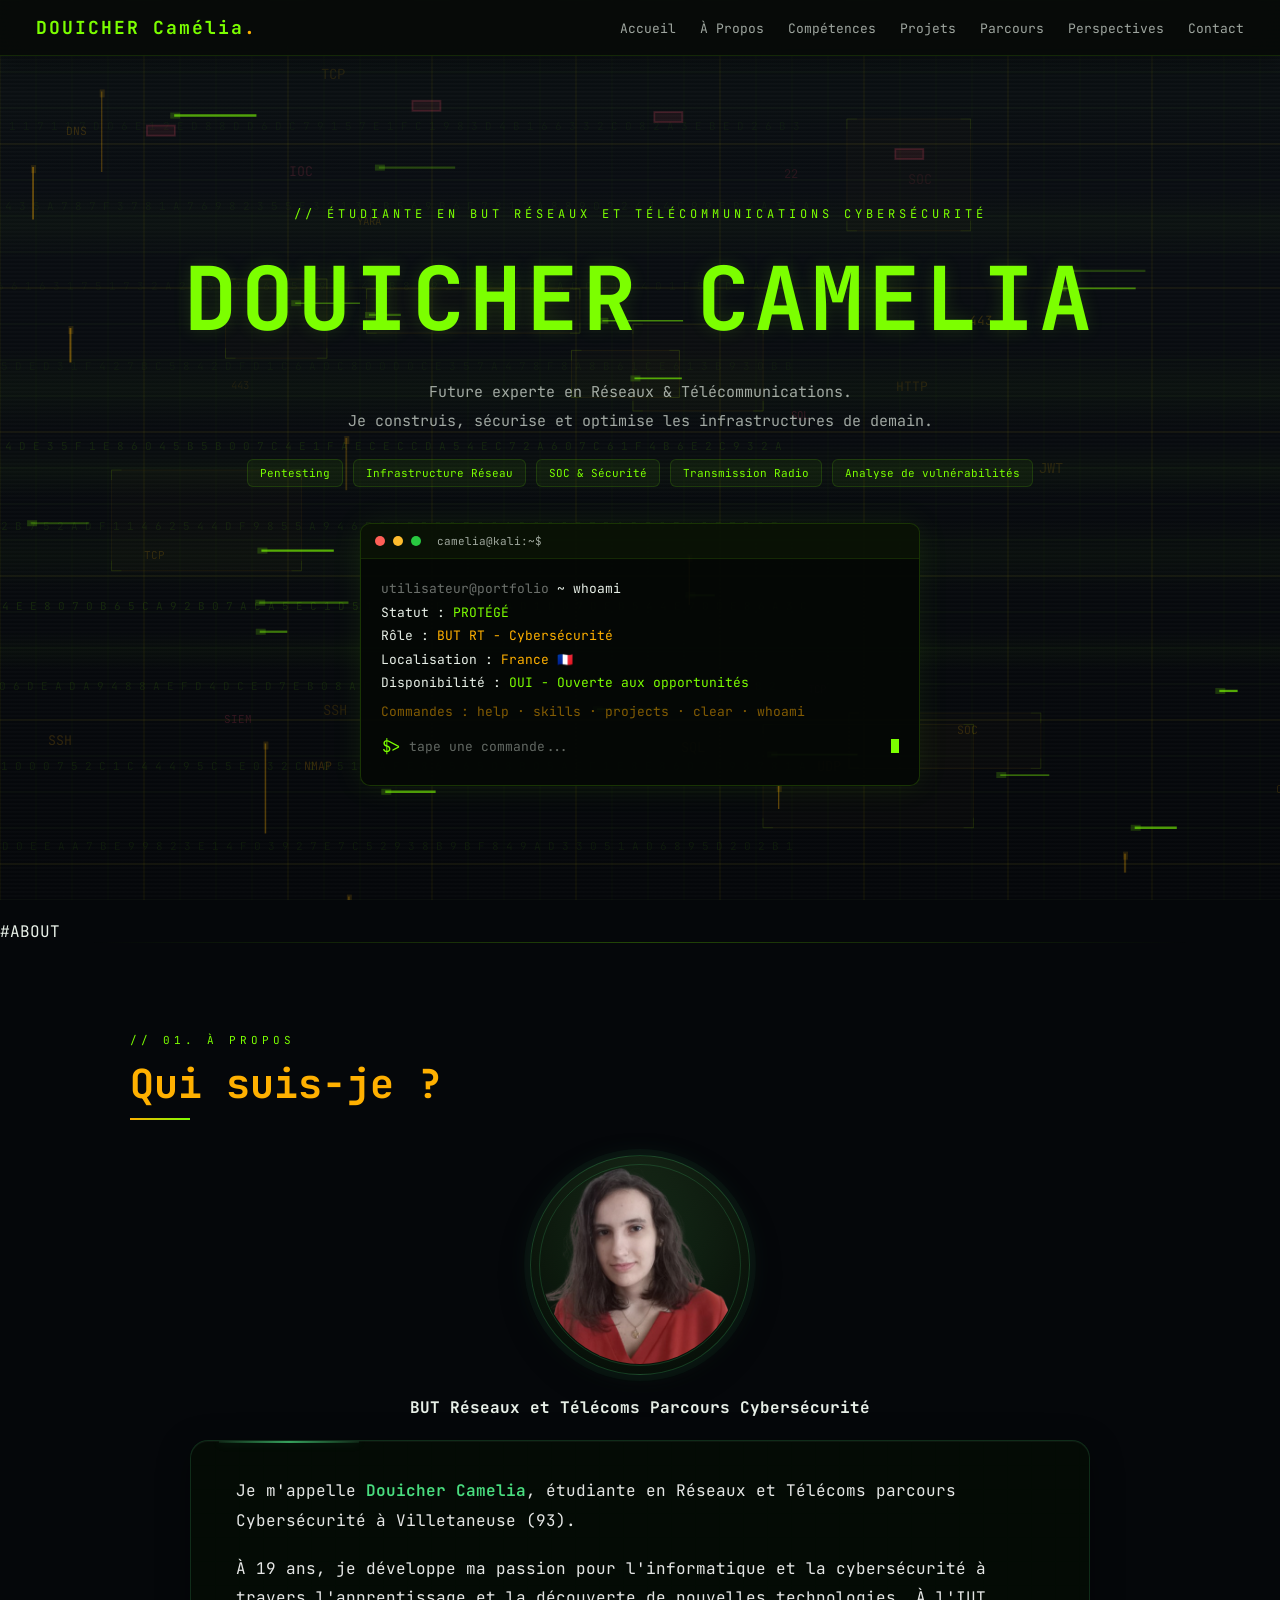
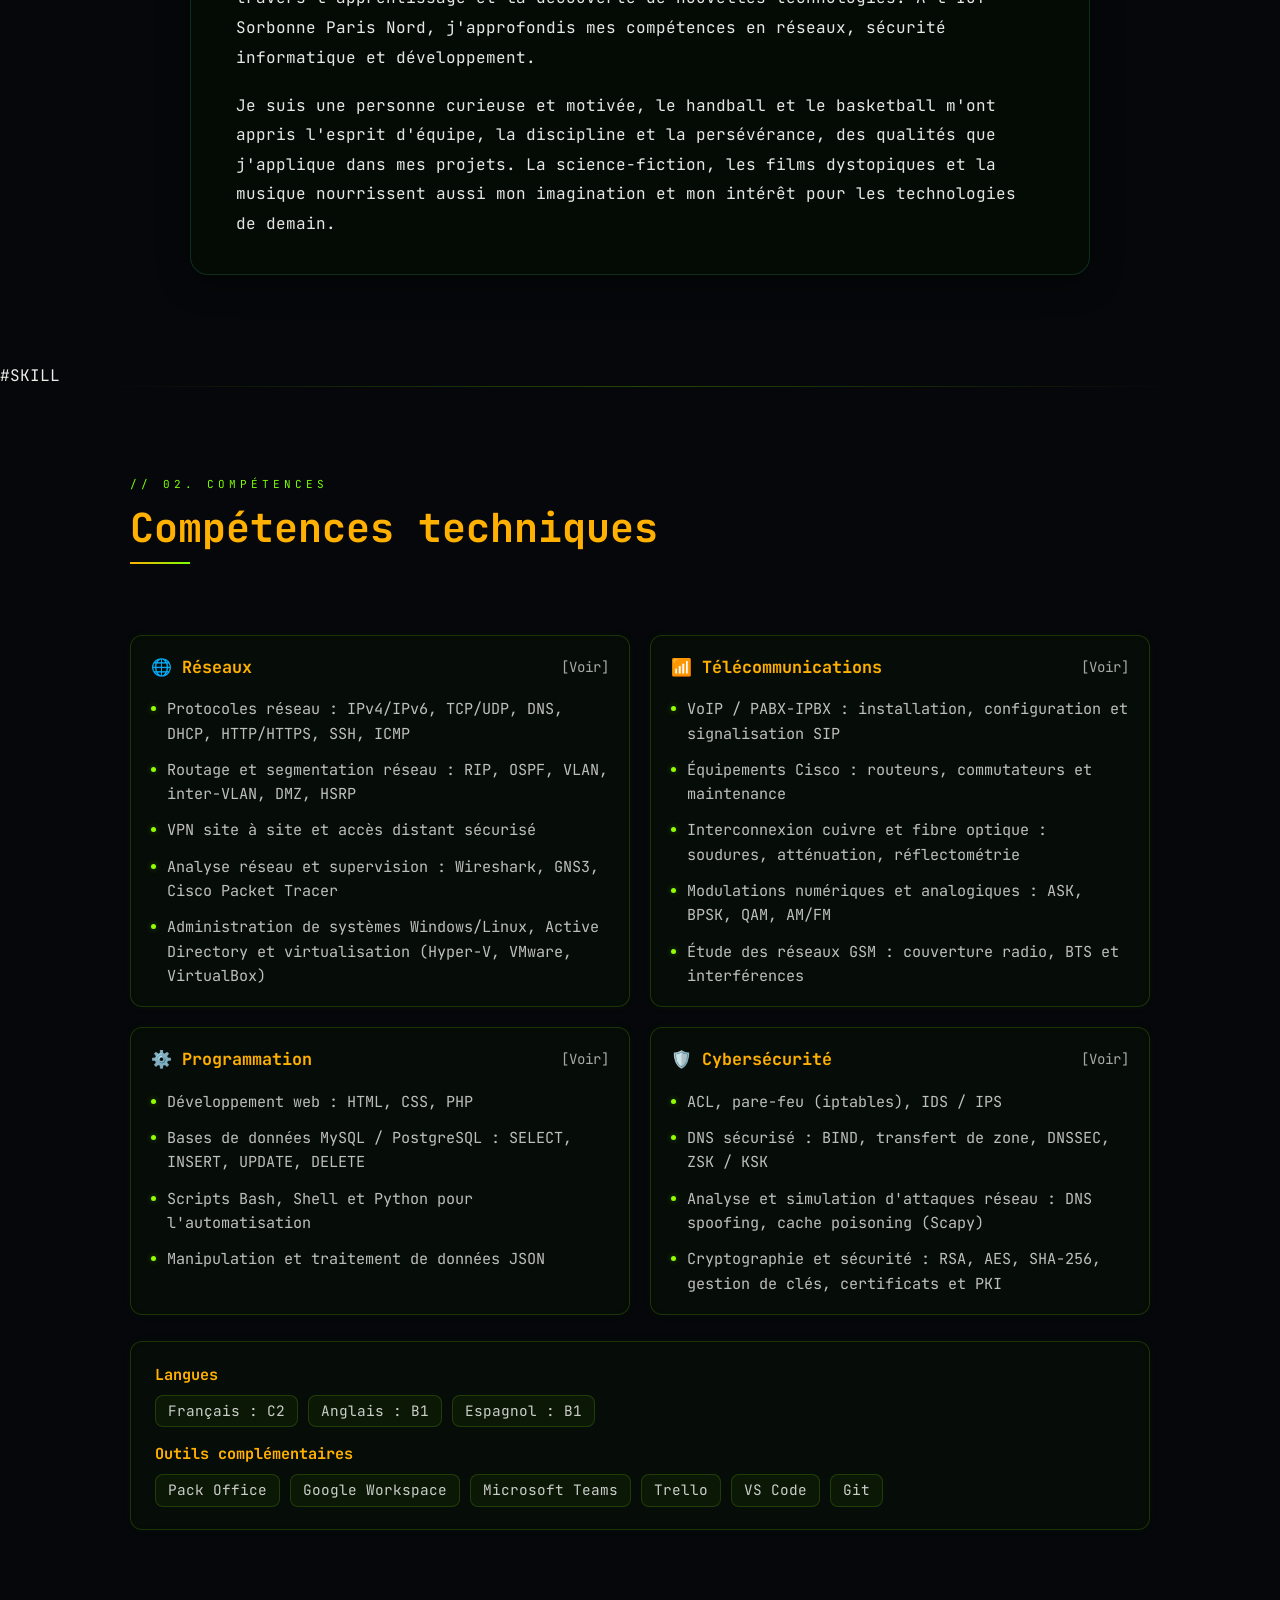
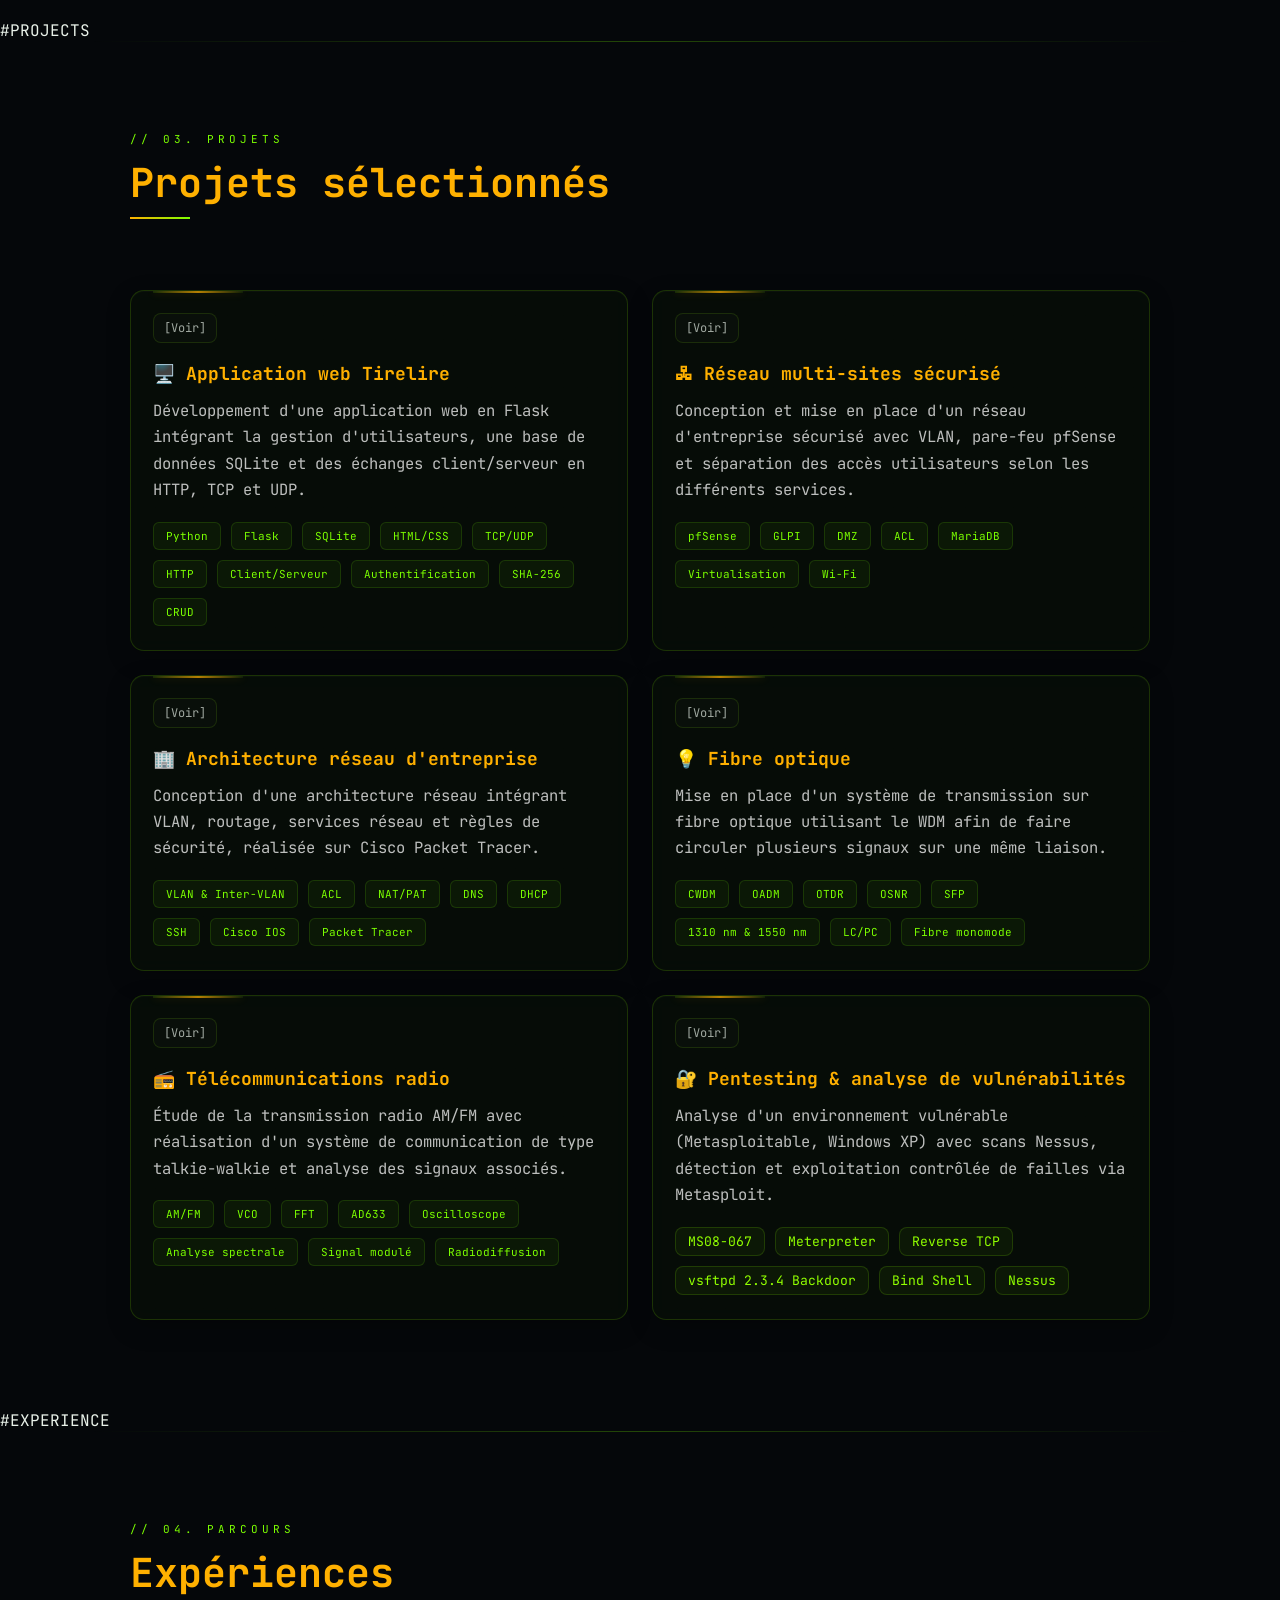
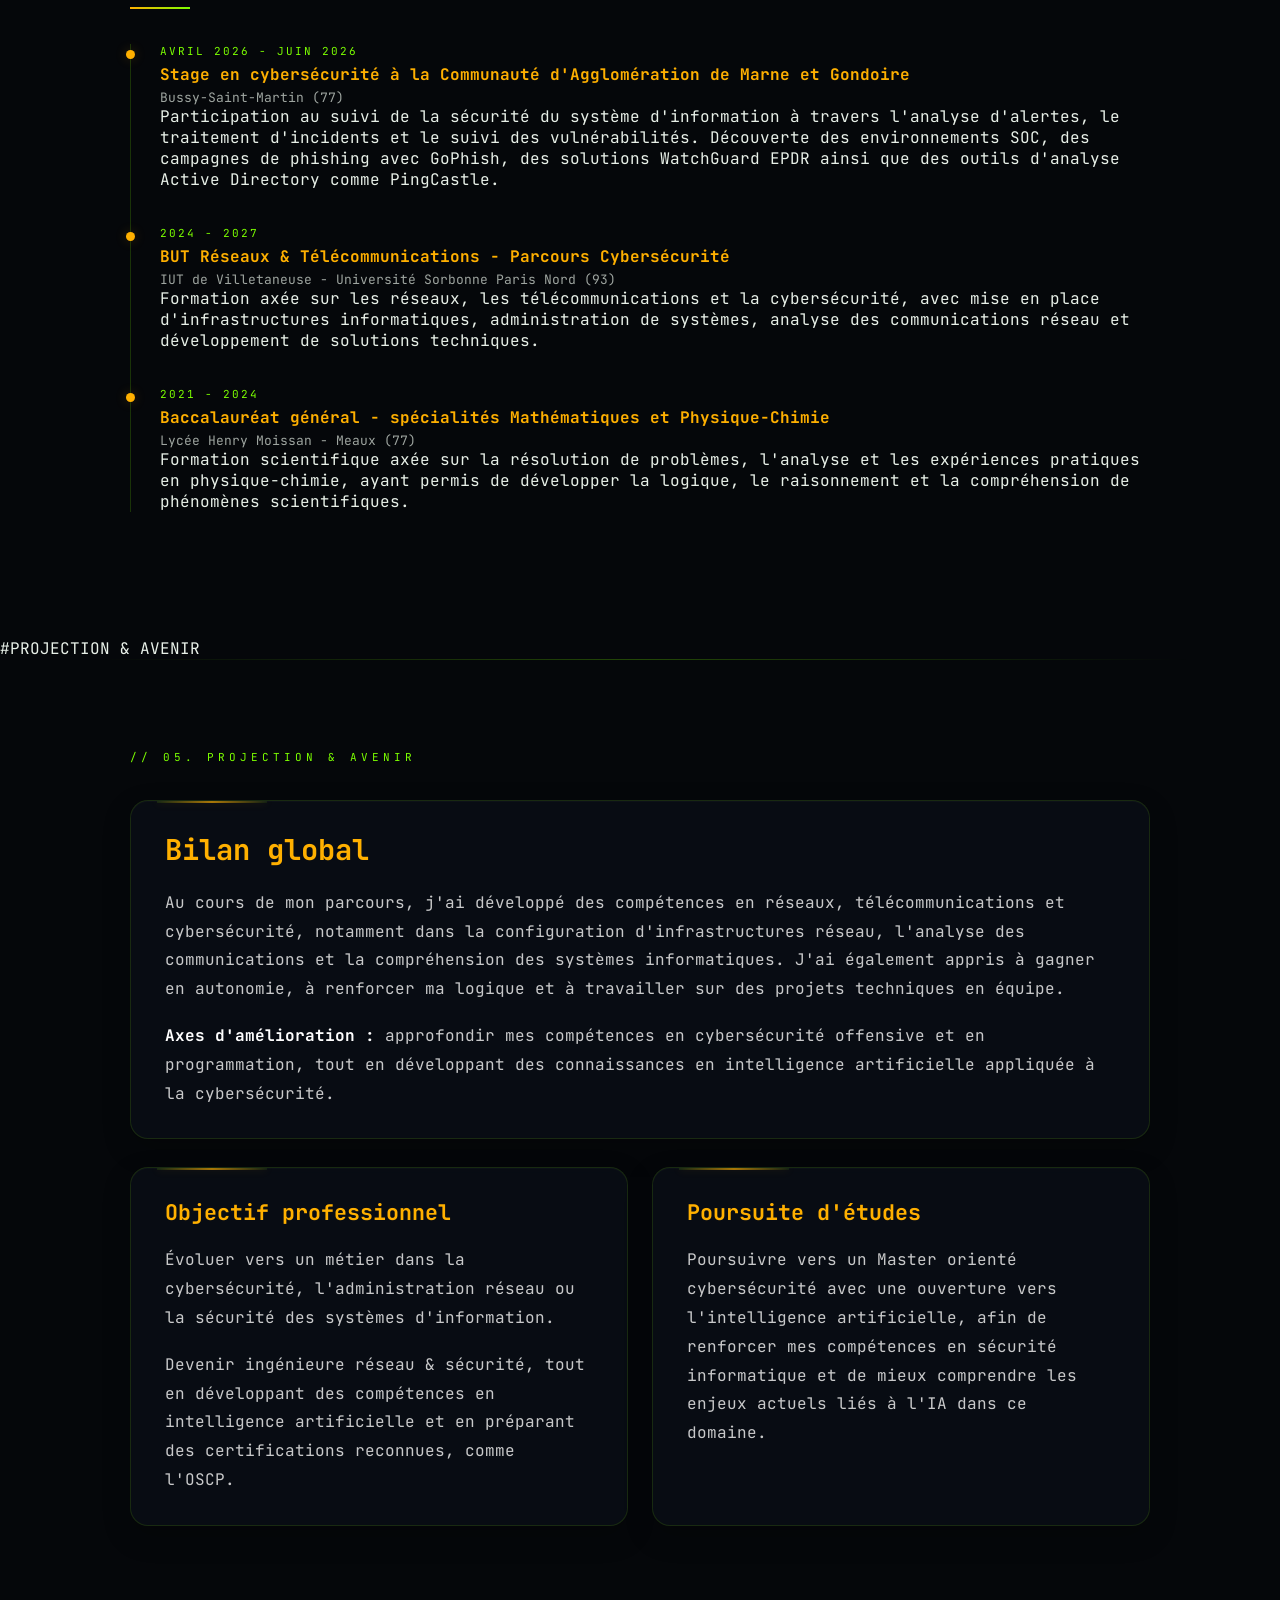
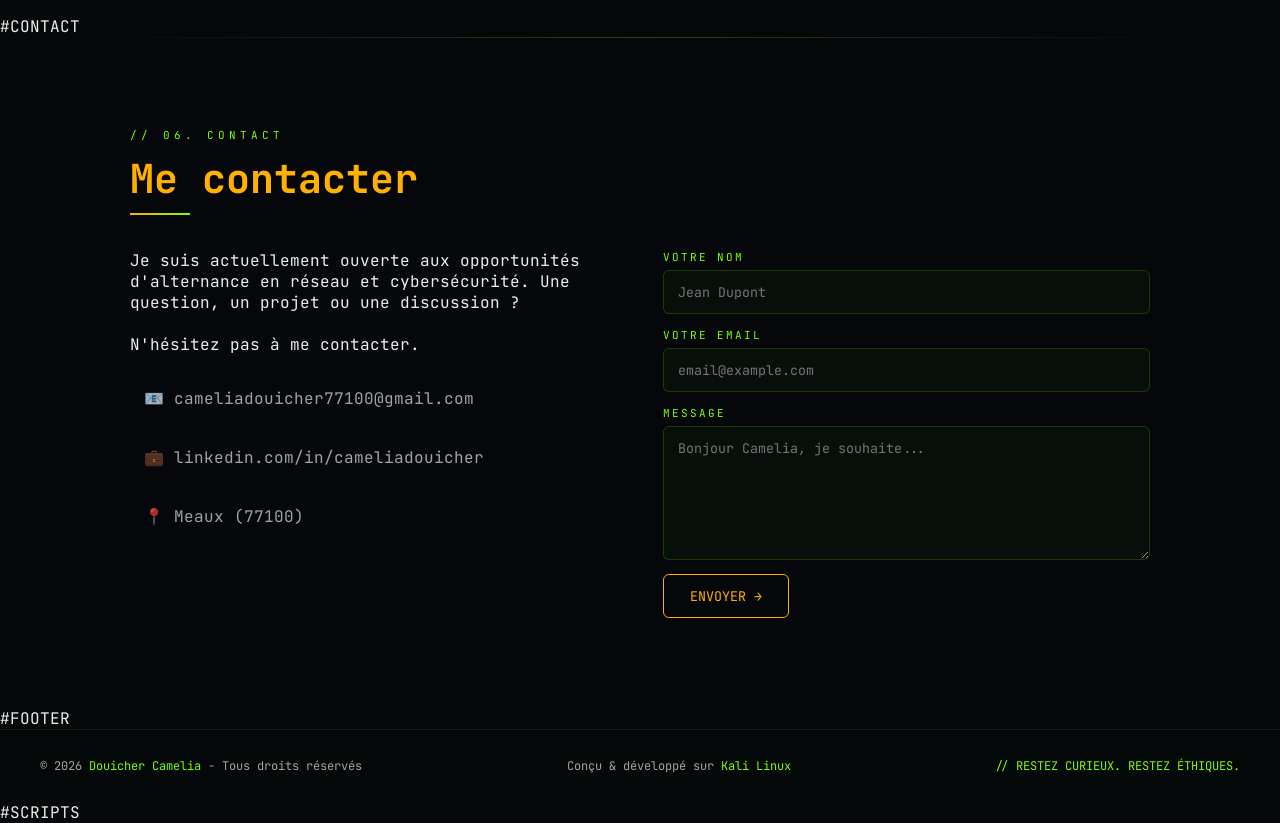
<file: index.html>
<!doctype html>
<html lang="fr">
  <head>
    <meta charset="UTF-8" />
    <meta name="viewport" content="width=device-width, initial-scale=1.0" />
    <title>Portfolio Cyber | DOUICHER Camelia</title>
    <link
      href="https://fonts.googleapis.com/css2?family=JetBrains+Mono:wght@300;400;700&display=swap"
      rel="stylesheet"
    />
    <link rel="stylesheet" href="style.css" />
  </head>
  <body>
    #FOND ANIMÉ 
    <canvas id="bg-canvas"></canvas>

    #NAVIGATION
    <nav>
      <a class="nav-logo" href="#home">DOUICHER Camélia<span>.</span></a>
      <ul class="nav-links">
        <li><a href="#home">Accueil</a></li>
        <li><a href="#about">À Propos</a></li>
        <li><a href="#skills">Compétences</a></li>
        <li><a href="#projects">Projets</a></li>
        <li><a href="#experience">Parcours</a></li>
        <li><a href="#avenir">Perspectives</a></li>
        <li><a href="#contact">Contact</a></li>
      </ul>
    </nav>
    
    #HERO
    <header class="hero" id="home">
      <p class="hero-sub">
        // ÉTUDIANTE EN BUT RÉSEAUX ET TÉLÉCOMMUNICATIONS CYBERSÉCURITÉ
      </p>
      <h1 class="glitch" data-text="DOUICHER CAMELIA">DOUICHER CAMELIA</h1>
      <p class="hero-desc">
        Future experte en Réseaux & Télécommunications.
        <br />
        Je construis, sécurise et optimise les infrastructures de demain.
      </p>
      <div class="hero-badges">
        <span class="badge">Pentesting</span>
        <span class="badge">Infrastructure Réseau</span>
        <span class="badge">SOC & Sécurité</span>
        <span class="badge">Transmission Radio</span>
        <span class="badge">Analyse de vulnérabilités</span>
      </div>

      <!-- TERMINAL -->
      <div class="terminal-wrap">
        <div class="terminal">
          <div class="terminal-bar">
            <span class="dot r"></span>
            <span class="dot y"></span>
            <span class="dot g"></span>
            <span class="terminal-title">camelia@kali:~$</span>
          </div>
          <div class="terminal-body">
            <p><span class="t-label">utilisateur@portfolio</span> ~ whoami</p>
            <p>Statut : <span class="t-green">PROTÉGÉ</span></p>
            <p>Rôle : <span class="t-yellow">BUT RT - Cybersécurité</span></p>
            <p>Localisation : <span class="t-yellow">France 🇫🇷</span></p>
            <p>
              Disponibilité :
              <span class="t-green">OUI - Ouverte aux opportunités</span>
            </p>
            <p class="terminal-help">
              Commandes : help · skills · projects · clear · whoami
            </p>
            <div class="terminal-input-row">
              <span class="prompt">$&gt;</span>
              <input
                id="terminal-input"
                placeholder="tape une commande..."
                autocomplete="off"
                spellcheck="false"
              />
              <span class="cursor-blink"></span>
            </div>
            <div id="output"></div>
          </div>
        </div>
      </div>
    </header>

#ABOUT
<div class="section-divider"></div>

<section id="about">
  <p class="section-label fade-in">// 01. À PROPOS</p>
  <h2 class="section-title fade-in">Qui suis-je ?</h2>

  <div class="about-stack">
    <div class="about-photo fade-in">
      <div class="photo-circle">
        <img src="camelia.png" alt="Douicher Camelia">
      </div>
    </div>

    <h4>BUT Réseaux et Télécoms Parcours Cybersécurité</h4>

    <div class="about-text fade-in">
      <div class="about-card">
        <p>
          Je m'appelle <strong>Douicher Camelia</strong>, étudiante en Réseaux et
          Télécoms parcours Cybersécurité à Villetaneuse (93).
        </p>

        <p>
          À 19 ans, je développe ma passion pour l'informatique et la cybersécurité à travers l'apprentissage et la découverte de nouvelles technologies.
          À l'IUT Sorbonne Paris Nord, j'approfondis mes compétences en réseaux, sécurité informatique et développement.
        </p>

        <p>
          Je suis une personne curieuse et motivée, le handball et le basketball m'ont appris l'esprit d'équipe, la discipline et la persévérance, des qualités que j'applique dans mes projets.
          La science-fiction, les films dystopiques et la musique nourrissent aussi mon imagination et mon intérêt pour les technologies de demain.
        </p>
      </div>
    </div>
  </div>
</section>

#SKILL
<div class="section-divider"></div>

<section id="skills">
  <p class="section-label fade-in">// 02. COMPÉTENCES</p>
  <h2 class="section-title fade-in">Compétences techniques</h2>

  <div class="skills-grid">

    <article class="skill-card fade-in">
      <div class="skill-card-header">
        <h3>🌐 Réseaux</h3>
        <div class="skill-links">
        <a class="skill-card-link" href="https://drive.google.com/drive/folders/10KAKBHNMS6WBooChYbTAjn8og28S4rRZ?usp=sharing" target="_blank">[Voir]</a></div>
      </div>

      <ul class="skill-list">
        <li>Protocoles réseau : IPv4/IPv6, TCP/UDP, DNS, DHCP, HTTP/HTTPS, SSH, ICMP</li>
        <li>Routage et segmentation réseau : RIP, OSPF, VLAN, inter-VLAN, DMZ, HSRP</li>
        <li>VPN site à site et accès distant sécurisé</li>
        <li>Analyse réseau et supervision : Wireshark, GNS3, Cisco Packet Tracer</li>
        <li>Administration de systèmes Windows/Linux, Active Directory et virtualisation (Hyper-V, VMware, VirtualBox)</li>
      </ul>
    </article>

    <article class="skill-card fade-in">
      <div class="skill-card-header">
        <h3>📶 Télécommunications</h3>
        <div class="skill-links">
        <a class="skill-card-link" href="https://drive.google.com/drive/folders/1j12hI5yPgdNM9InXikdJYgU_iV0zRQfd?usp=sharing" target="_blank">[Voir]</a></div>
      </div>

      <ul class="skill-list">
        <li>VoIP / PABX-IPBX : installation, configuration et signalisation SIP</li>
        <li>Équipements Cisco : routeurs, commutateurs et maintenance</li>
        <li>Interconnexion cuivre et fibre optique : soudures, atténuation, réflectométrie</li>
        <li>Modulations numériques et analogiques : ASK, BPSK, QAM, AM/FM</li>
        <li>Étude des réseaux GSM : couverture radio, BTS et interférences</li>
      </ul>
    </article>

    <article class="skill-card fade-in">
      <div class="skill-card-header">
        <h3>⚙️ Programmation</h3>
        <div class="skill-links">
        <a class="skill-card-link" href="https://drive.google.com/drive/folders/184SIl4C_lhNYTFZeVQnkSbFy7l3YV4WX?usp=sharing" target="_blank">[Voir]</a></div>
      </div>

      <ul class="skill-list">
        <li>Développement web : HTML, CSS, PHP</li>
        <li>Bases de données MySQL / PostgreSQL : SELECT, INSERT, UPDATE, DELETE</li>
        <li>Scripts Bash, Shell et Python pour l'automatisation</li>
        <li>Manipulation et traitement de données JSON</li>
      </ul>
    </article>

    <article class="skill-card fade-in">
      <div class="skill-card-header">
        <h3>🛡️ Cybersécurité</h3>
        <div class="skill-links">
        <a class="skill-card-link" href="https://drive.google.com/drive/folders/1nE6a1F-YuUppw3j2txvewns6a9Y4ivib?usp=sharing" target="_blank">[Voir]</a></div>
      </div>

      <ul class="skill-list">
        <li>ACL, pare-feu (iptables), IDS / IPS</li>
        <li>DNS sécurisé : BIND, transfert de zone, DNSSEC, ZSK / KSK</li>
        <li>Analyse et simulation d'attaques réseau : DNS spoofing, cache poisoning (Scapy)</li>
        <li>Cryptographie et sécurité : RSA, AES, SHA-256, gestion de clés, certificats et PKI</li>
      </ul>
    </article>

    <div class="skills-extra-card fade-in">
      <div class="skills-inline-block">
        <span class="skills-inline-title">Langues</span>
        <div class="skills-inline-tags">
          <span class="skills-inline-tag">Français : C2</span>
          <span class="skills-inline-tag">Anglais : B1</span>
          <span class="skills-inline-tag">Espagnol : B1</span>
        </div>
      </div>

      <div class="skills-inline-block">
        <span class="skills-inline-title">Outils complémentaires</span>
        <div class="skills-inline-tags">
          <span class="skills-inline-tag">Pack Office</span>
          <span class="skills-inline-tag">Google Workspace</span>
          <span class="skills-inline-tag">Microsoft Teams</span>
          <span class="skills-inline-tag">Trello</span>
          <span class="skills-inline-tag">VS Code</span>
          <span class="skills-inline-tag">Git</span>
        </div>
      </div>
    </div>
  </div>
</section>

#PROJECTS
<div class="section-divider"></div>
<section id="projects">
  <p class="section-label fade-in">// 03. PROJETS</p>
  <h2 class="section-title fade-in">Projets sélectionnés</h2>

  <div class="projects-grid">
    <div class="project-card fade-in">
      <div class="project-header">
        <div class="project-links">
          <a href="https://drive.google.com/drive/folders/1XNjRnJOBVFsKaIeDmeHL8RkGBpazn_0g?usp=drive_link" target="_blank">[Voir]</a>
        </div>
      </div>
      <div class="project-body">
        <div class="project-title">🖥️ Application web Tirelire</div>
        <div class="project-desc">
          Développement d'une application web en Flask intégrant la gestion d'utilisateurs, une base de données SQLite et des échanges client/serveur en HTTP, TCP et UDP.
        </div>
        <div class="project-tags">
          <span class="tool-tag">Python</span>
          <span class="tool-tag">Flask</span>
          <span class="tool-tag">SQLite</span>
          <span class="tool-tag">HTML/CSS</span>
          <span class="tool-tag">TCP/UDP</span>
          <span class="tool-tag">HTTP</span>
          <span class="tool-tag">Client/Serveur</span>
          <span class="tool-tag">Authentification</span>
          <span class="tool-tag">SHA-256</span>
          <span class="tool-tag">CRUD</span>
        </div>
      </div>
    </div>

    <div class="project-card fade-in">
      <div class="project-header">
        <div class="project-links">
          <a href="https://drive.google.com/file/d/1x5iGOOLPOUz4dB27J0vN4SbGWFukx4dS/view?usp=sharing" target="_blank">[Voir]</a>
        </div>
      </div>
      <div class="project-body">
        <div class="project-title">🖧 Réseau multi-sites sécurisé</div>
        <div class="project-desc">
          Conception et mise en place d'un réseau d'entreprise sécurisé avec VLAN, pare-feu pfSense et séparation des accès utilisateurs selon les différents services.
        </div>
        <div class="project-tags">
          <span class="tool-tag">pfSense</span>
          <span class="tool-tag">GLPI</span>
          <span class="tool-tag">DMZ</span>
          <span class="tool-tag">ACL</span>
          <span class="tool-tag">MariaDB</span>
          <span class="tool-tag">Virtualisation</span>
          <span class="tool-tag">Wi-Fi</span>
        </div>
      </div>
    </div>

    <div class="project-card fade-in">
      <div class="project-header">
        <div class="project-links">
          <a href="https://drive.google.com/file/d/1MReHYlppWgOgetKXDpk0mpKB3RmZiKTT/view?usp=sharing" target="_blank">[Voir]</a>
        </div>
      </div>
      <div class="project-body">
        <div class="project-title">🏢 Architecture réseau d'entreprise</div>
        <div class="project-desc">
          Conception d'une architecture réseau intégrant VLAN, routage, services réseau et règles de sécurité, réalisée sur Cisco Packet Tracer.
        </div>
        <div class="project-tags">
          <span class="tool-tag">VLAN & Inter-VLAN</span>
          <span class="tool-tag">ACL</span>
          <span class="tool-tag">NAT/PAT</span>
          <span class="tool-tag">DNS</span>
          <span class="tool-tag">DHCP</span>
          <span class="tool-tag">SSH</span>
          <span class="tool-tag">Cisco IOS</span>
          <span class="tool-tag">Packet Tracer</span>
        </div>
      </div>
    </div>

    <div class="project-card fade-in">
      <div class="project-header">
        <div class="project-links">
          <a href="https://drive.google.com/drive/folders/1GAKbX1sbQv1SDbjWKnrT-0rnMvqUBnRF?usp=sharing" target="_blank">[Voir]</a>
        </div>
      </div>
      <div class="project-body">
        <div class="project-title">💡 Fibre optique</div>
        <div class="project-desc">
          Mise en place d'un système de transmission sur fibre optique utilisant le WDM afin de faire circuler plusieurs signaux sur une même liaison.
        </div>
        <div class="project-tags">
          <span class="tool-tag">CWDM</span>
          <span class="tool-tag">OADM</span>
          <span class="tool-tag">OTDR</span>
          <span class="tool-tag">OSNR</span>
          <span class="tool-tag">SFP</span>
          <span class="tool-tag">1310 nm & 1550 nm</span>
          <span class="tool-tag">LC/PC</span>
          <span class="tool-tag">Fibre monomode</span>
        </div>
      </div>
    </div>

    <div class="project-card fade-in">
      <div class="project-header">
        <div class="project-links">
          <a href="https://drive.google.com/file/d/1r7G9Rwa2PukJGv37mbXD-2KgzExxqYUQ/view?usp=sharing" target="_blank">[Voir]</a>
        </div>
      </div>
      <div class="project-body">
        <div class="project-title">📻 Télécommunications radio</div>
        <div class="project-desc">
          Étude de la transmission radio AM/FM avec réalisation d'un système de communication de type talkie-walkie et analyse des signaux associés.
        </div>
        <div class="project-tags">
          <span class="tool-tag">AM/FM</span>
          <span class="tool-tag">VCO</span>
          <span class="tool-tag">FFT</span>
          <span class="tool-tag">AD633</span>
          <span class="tool-tag">Oscilloscope</span>
          <span class="tool-tag">Analyse spectrale</span>
          <span class="tool-tag">Signal modulé</span>
          <span class="tool-tag">Radiodiffusion</span>
        </div>
      </div>
    </div>

    <div class="project-card fade-in">
      <div class="project-header">
        <div class="project-links">
          <a href="https://drive.google.com/file/d/15qo2fOvWaEPrEwrExSfey_l8K83ogctK/view?usp=sharing" target="_blank">[Voir]</a>
        </div>
      </div>
      <div class="project-body">
        <div class="project-title">🔐 Pentesting & analyse de vulnérabilités</div>
        <div class="project-desc">
          Analyse d'un environnement vulnérable (Metasploitable, Windows XP) avec scans Nessus, détection et exploitation contrôlée de failles via Metasploit.
        </div>
        <div class="project-tags">
          <span class="tag">MS08-067</span>
          <span class="tag">Meterpreter</span>
          <span class="tag">Reverse TCP</span>
          <span class="tag">vsftpd 2.3.4 Backdoor</span>
          <span class="tag">Bind Shell</span>
          <span class="tag">Nessus</span>
        </div>
      </div>
    </div>
  </div>
</section>

#EXPERIENCE
<div class="section-divider"></div>
<section id="experience">
  <p class="section-label fade-in">// 04. PARCOURS</p>
  <h2 class="section-title fade-in">Expériences</h2>

  <div class="timeline">
    <div class="timeline-item">
      <div class="timeline-date">AVRIL 2026 - JUIN 2026</div>
      <div class="timeline-role">
        Stage en cybersécurité à la Communauté d'Agglomération de Marne et Gondoire
      </div>
      <div class="timeline-company">Bussy-Saint-Martin (77)</div>
      <div class="timeline-body">
        Participation au suivi de la sécurité du système d'information à travers l'analyse d'alertes, le traitement d'incidents et le suivi des vulnérabilités. Découverte des environnements SOC, des campagnes de phishing avec GoPhish, des solutions WatchGuard EPDR ainsi que des outils d'analyse Active Directory comme PingCastle.
      </div>
    </div>

    <div class="timeline-item">
      <div class="timeline-date">2024 - 2027</div>
      <div class="timeline-role">BUT Réseaux & Télécommunications - Parcours Cybersécurité</div>
      <div class="timeline-company">IUT de Villetaneuse - Université Sorbonne Paris Nord (93)</div>
      <div class="timeline-body">
        Formation axée sur les réseaux, les télécommunications et la cybersécurité, avec mise en place d'infrastructures informatiques, administration de systèmes, analyse des communications réseau et développement de solutions techniques.
      </div>
    </div>

    <div class="timeline-item">
      <div class="timeline-date">2021 - 2024</div>
      <div class="timeline-role">Baccalauréat général - spécialités Mathématiques et Physique-Chimie</div>
      <div class="timeline-company">Lycée Henry Moissan - Meaux (77)</div>
      <div class="timeline-body">
        Formation scientifique axée sur la résolution de problèmes, l'analyse et les expériences pratiques en physique-chimie, ayant permis de développer la logique, le raisonnement et la compréhension de phénomènes scientifiques.
      </div>
    </div>
  </div>
</section>

#PROJECTION & AVENIR
<div class="section-divider"></div>

<section id="avenir">
  <p class="section-label fade-in">// 05. PROJECTION & AVENIR</p>

  <div class="future-layout">
    <div class="future-main-card fade-in">
      <h3>Bilan global</h3>
      <p>
        Au cours de mon parcours, j'ai développé des compétences en réseaux, télécommunications et cybersécurité, notamment dans la configuration d'infrastructures réseau, l'analyse des communications et la compréhension des systèmes informatiques.
        J'ai également appris à gagner en autonomie, à renforcer ma logique et à travailler sur des projets techniques en équipe.
      </p>

      <p>
        <strong>Axes d'amélioration :</strong> approfondir mes compétences en cybersécurité offensive et en programmation, tout en développant des connaissances en intelligence artificielle appliquée à la cybersécurité.
      </p>
    </div>

    <div class="future-cards">
      <div class="future-small-card fade-in">
        <h3>Objectif professionnel</h3>
        <p>
          Évoluer vers un métier dans la cybersécurité, l'administration réseau ou la sécurité des systèmes d'information.
        </p>
        <p>
          Devenir ingénieure réseau & sécurité, tout en développant des compétences en intelligence artificielle et en préparant des certifications reconnues, comme l'OSCP.
        </p>
      </div>

      <div class="future-small-card fade-in">
        <h3>Poursuite d'études</h3>
        <p>
          Poursuivre vers un Master orienté cybersécurité avec une ouverture vers l'intelligence artificielle, afin de renforcer mes compétences en sécurité informatique et de mieux comprendre les enjeux actuels liés à l'IA dans ce domaine.
        </p>
      </div>
    </div>
  </div>
</section>

#CONTACT
<div class="section-divider"></div>
<section id="contact">
  <p class="section-label fade-in">// 06. CONTACT</p>
  <h2 class="section-title fade-in">Me contacter</h2>

  <div class="contact-grid">
    <div class="contact-info fade-in">
      <p>
        Je suis actuellement ouverte aux opportunités d'alternance
        en réseau et cybersécurité. Une question, un projet ou une discussion ?
      </p><br>

      <p>
        N'hésitez pas à me contacter.
      </p><br>

      <div class="contact-links">
        <a class="contact-link" href="mailto:cameliadouicher77100@gmail.com">
          <span class="cl-icon">📧</span> cameliadouicher77100@gmail.com
        </a>

        <a
          class="contact-link"
          href="https://linkedin.com/in/cameliadouicher"
          target="_blank"
        >
          <span class="cl-icon">💼</span> linkedin.com/in/cameliadouicher
        </a>

        <div class="contact-link">
          <span class="cl-icon">📍</span> Meaux (77100)
        </div>
      </div>
    </div>

    <form class="contact-form fade-in" action="https://formspree.io/f/mnjyakap" method="POST">
      <div class="form-field">
        <label for="name">VOTRE NOM</label>
        <input type="text" id="name" name="name" placeholder="Jean Dupont" required>
      </div>

      <div class="form-field">
        <label for="email">VOTRE EMAIL</label>
        <input type="email" id="email" name="email" placeholder="email@example.com" required>
      </div>

      <div class="form-field">
        <label for="message">MESSAGE</label>
        <textarea id="message" name="message" rows="6" placeholder="Bonjour Camelia, je souhaite..." required></textarea>
      </div>

      <input type="hidden" name="_subject" value="Nouveau message depuis le portfolio">

      <button type="submit" class="btn-submit">ENVOYER →</button>
    </form>
  </div>
</section>

#FOOTER
<footer>
  <div>© 2026 <span>Douicher Camelia</span> - Tous droits réservés</div>
  <div>Conçu & développé sur <span>Kali Linux</span></div>
  <div class="footer-slogan">// RESTEZ CURIEUX. RESTEZ ÉTHIQUES.</div>
</footer>

#SCRIPTS
<script src="main.js"></script>
</body>
</html>
</file>
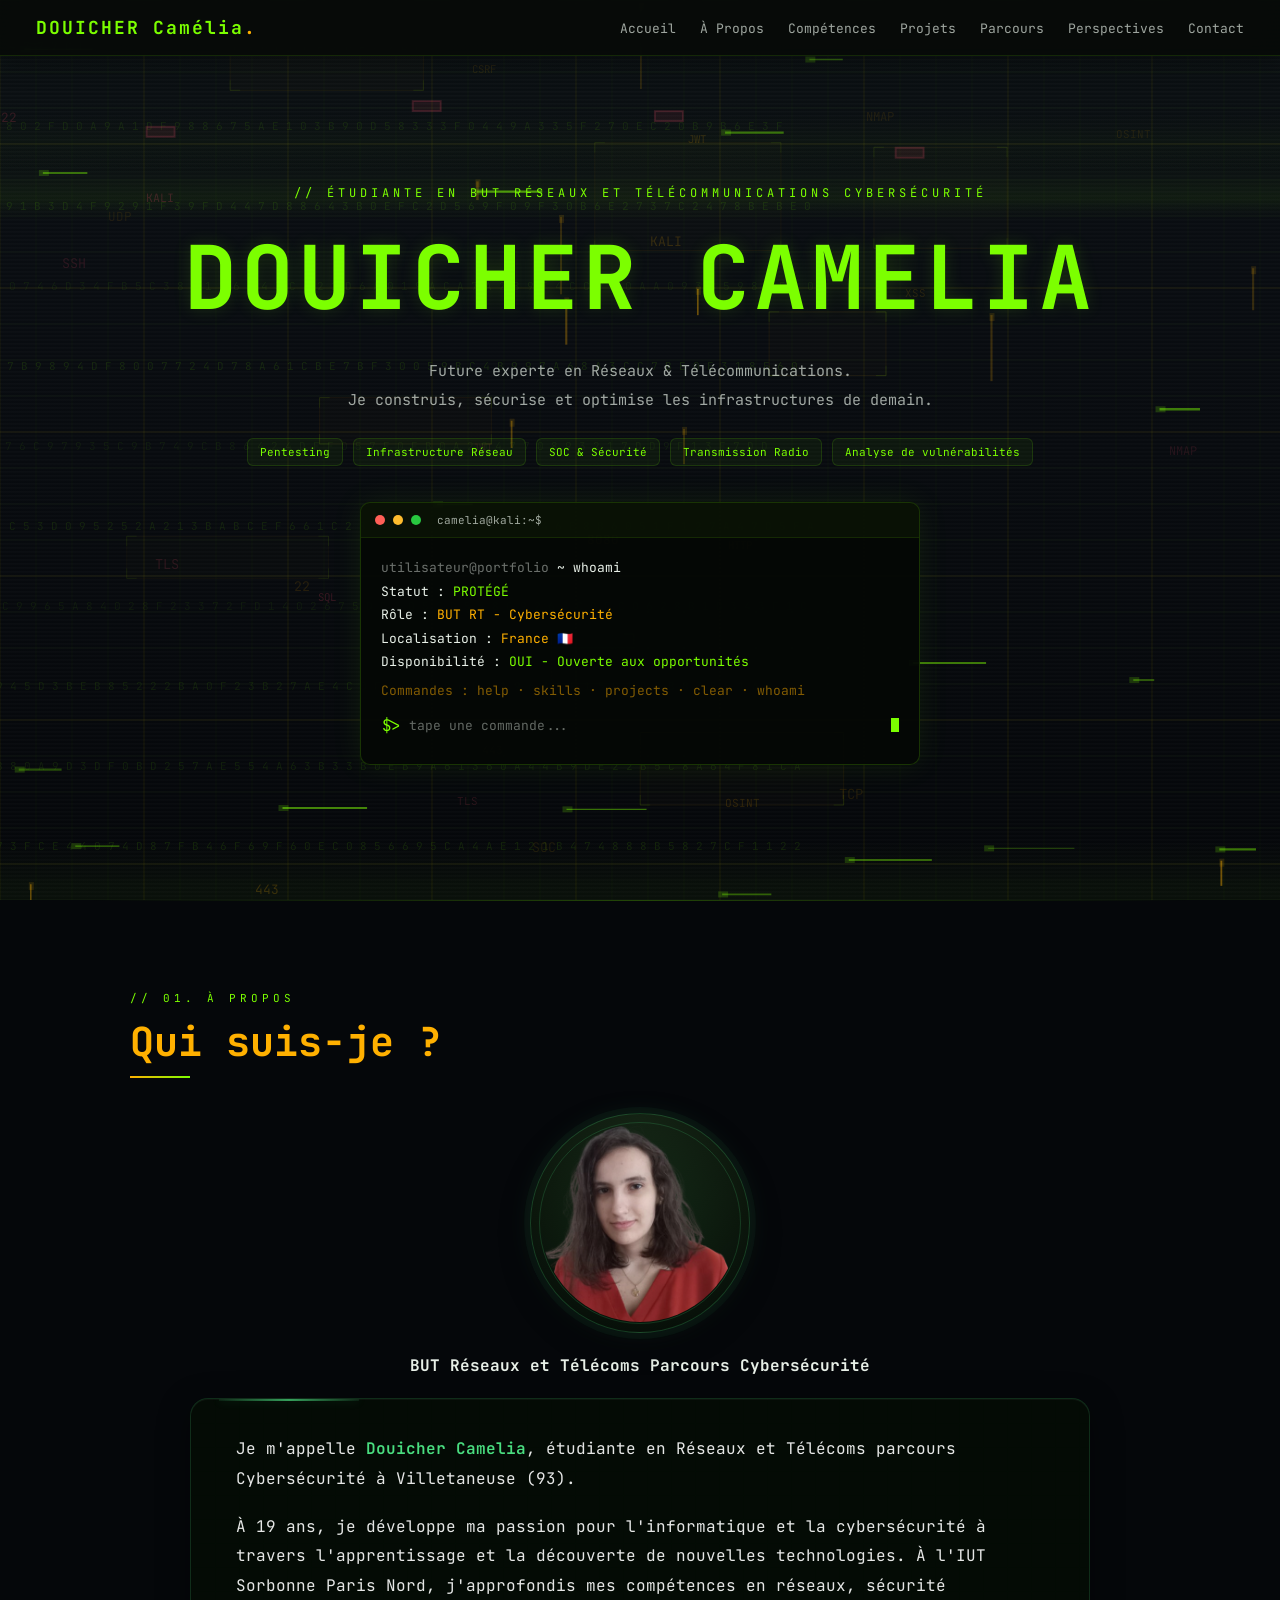
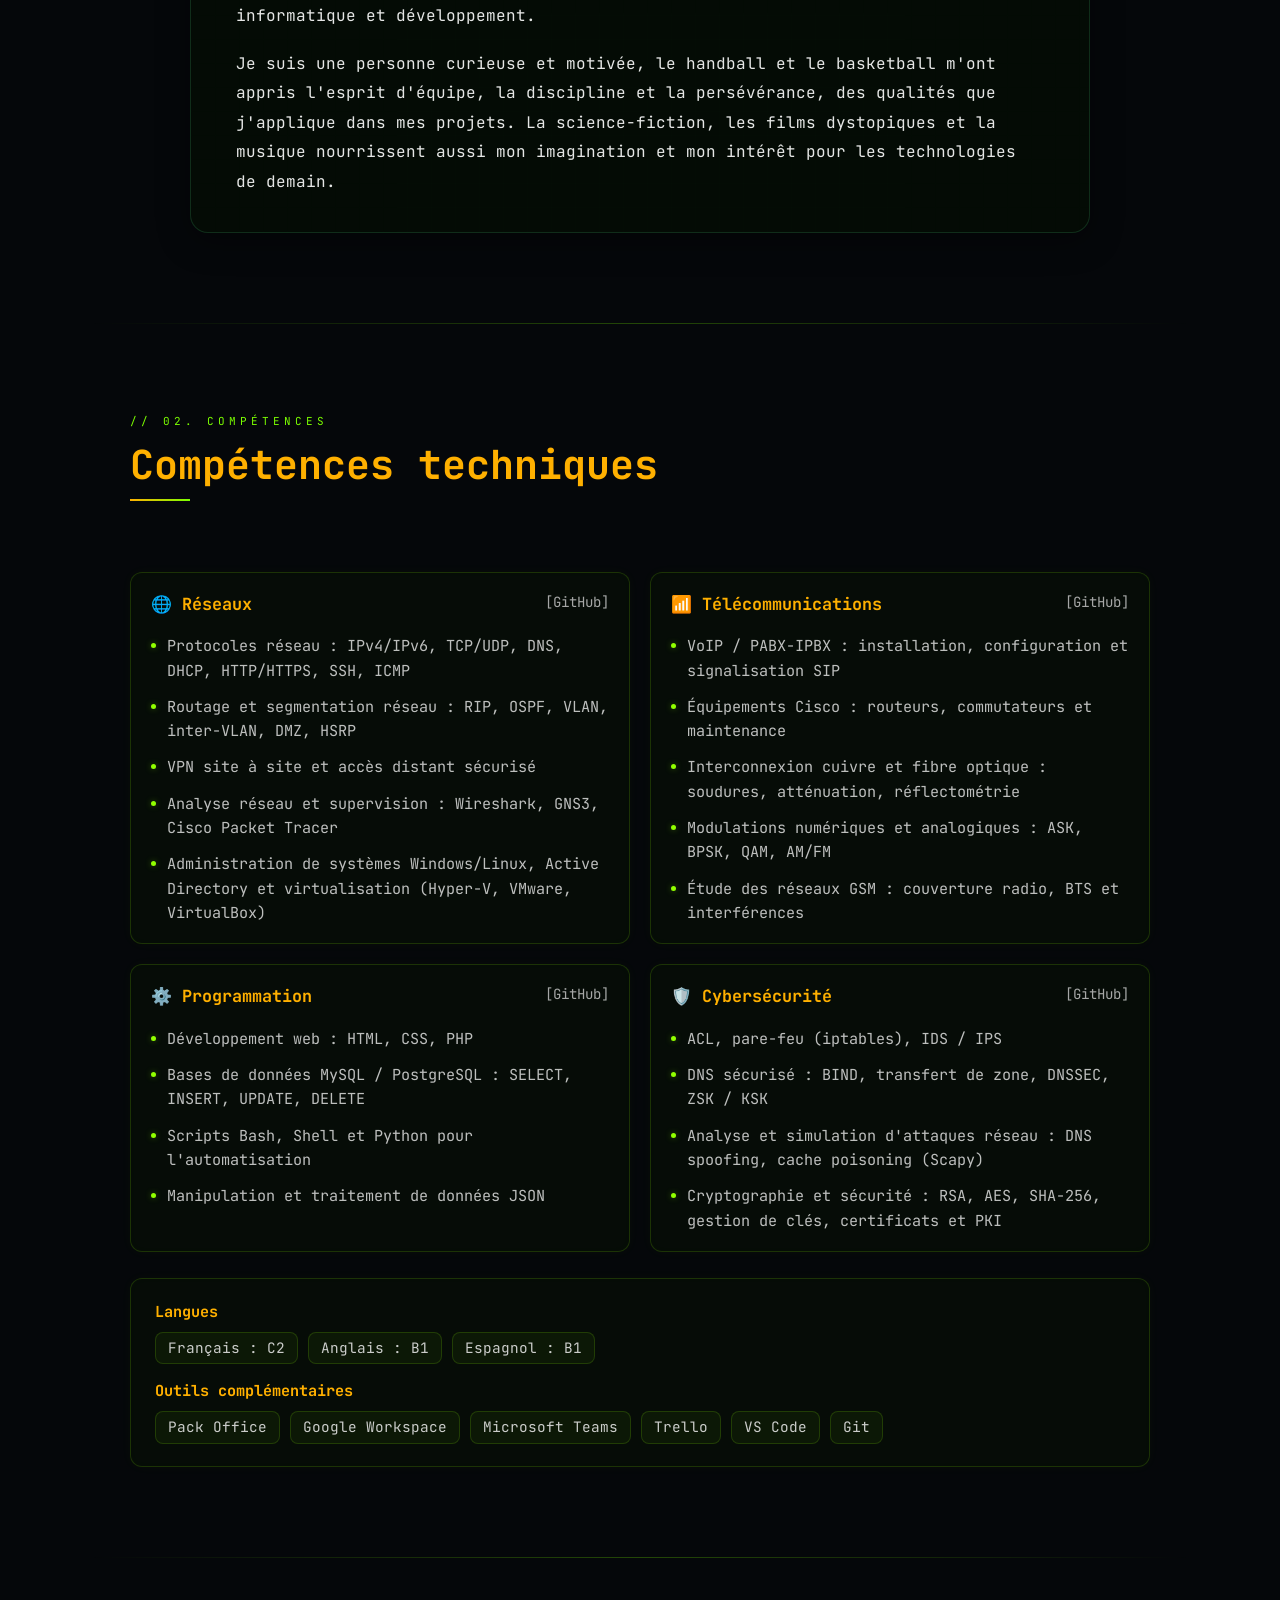
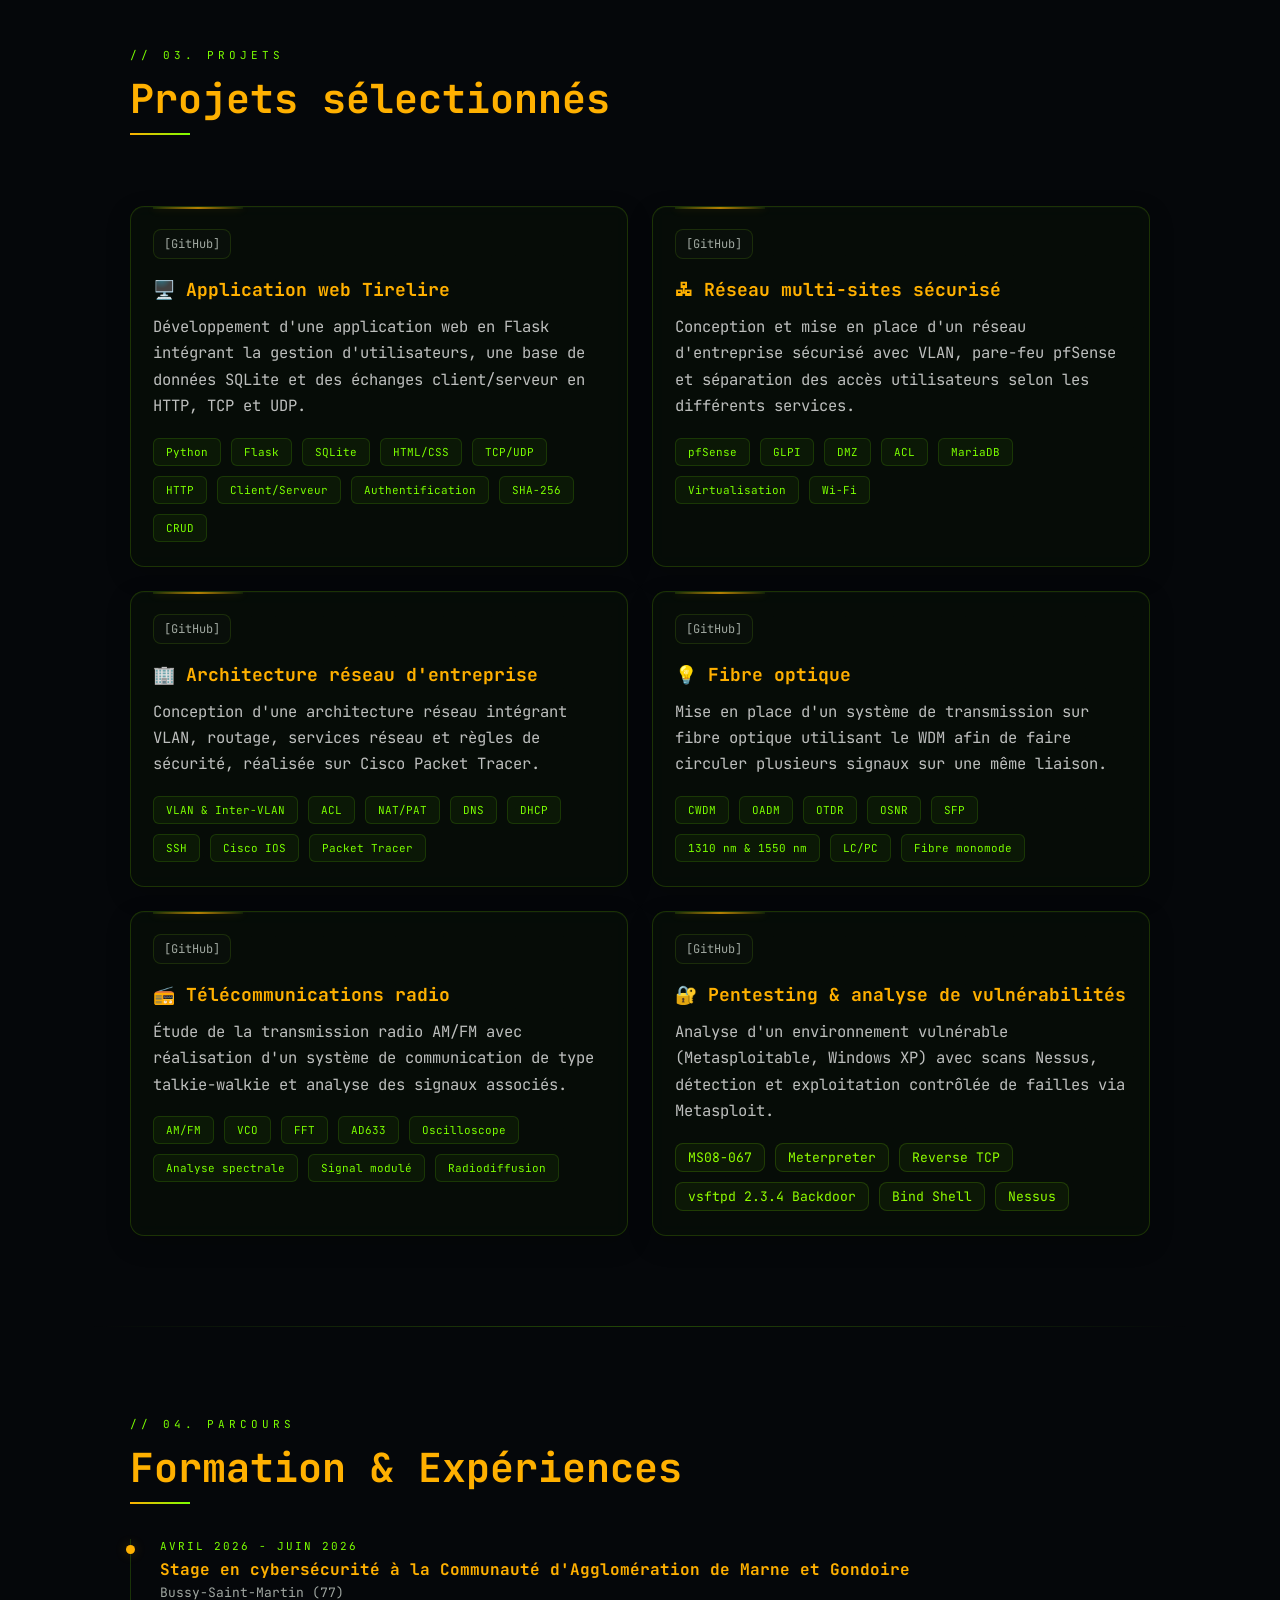
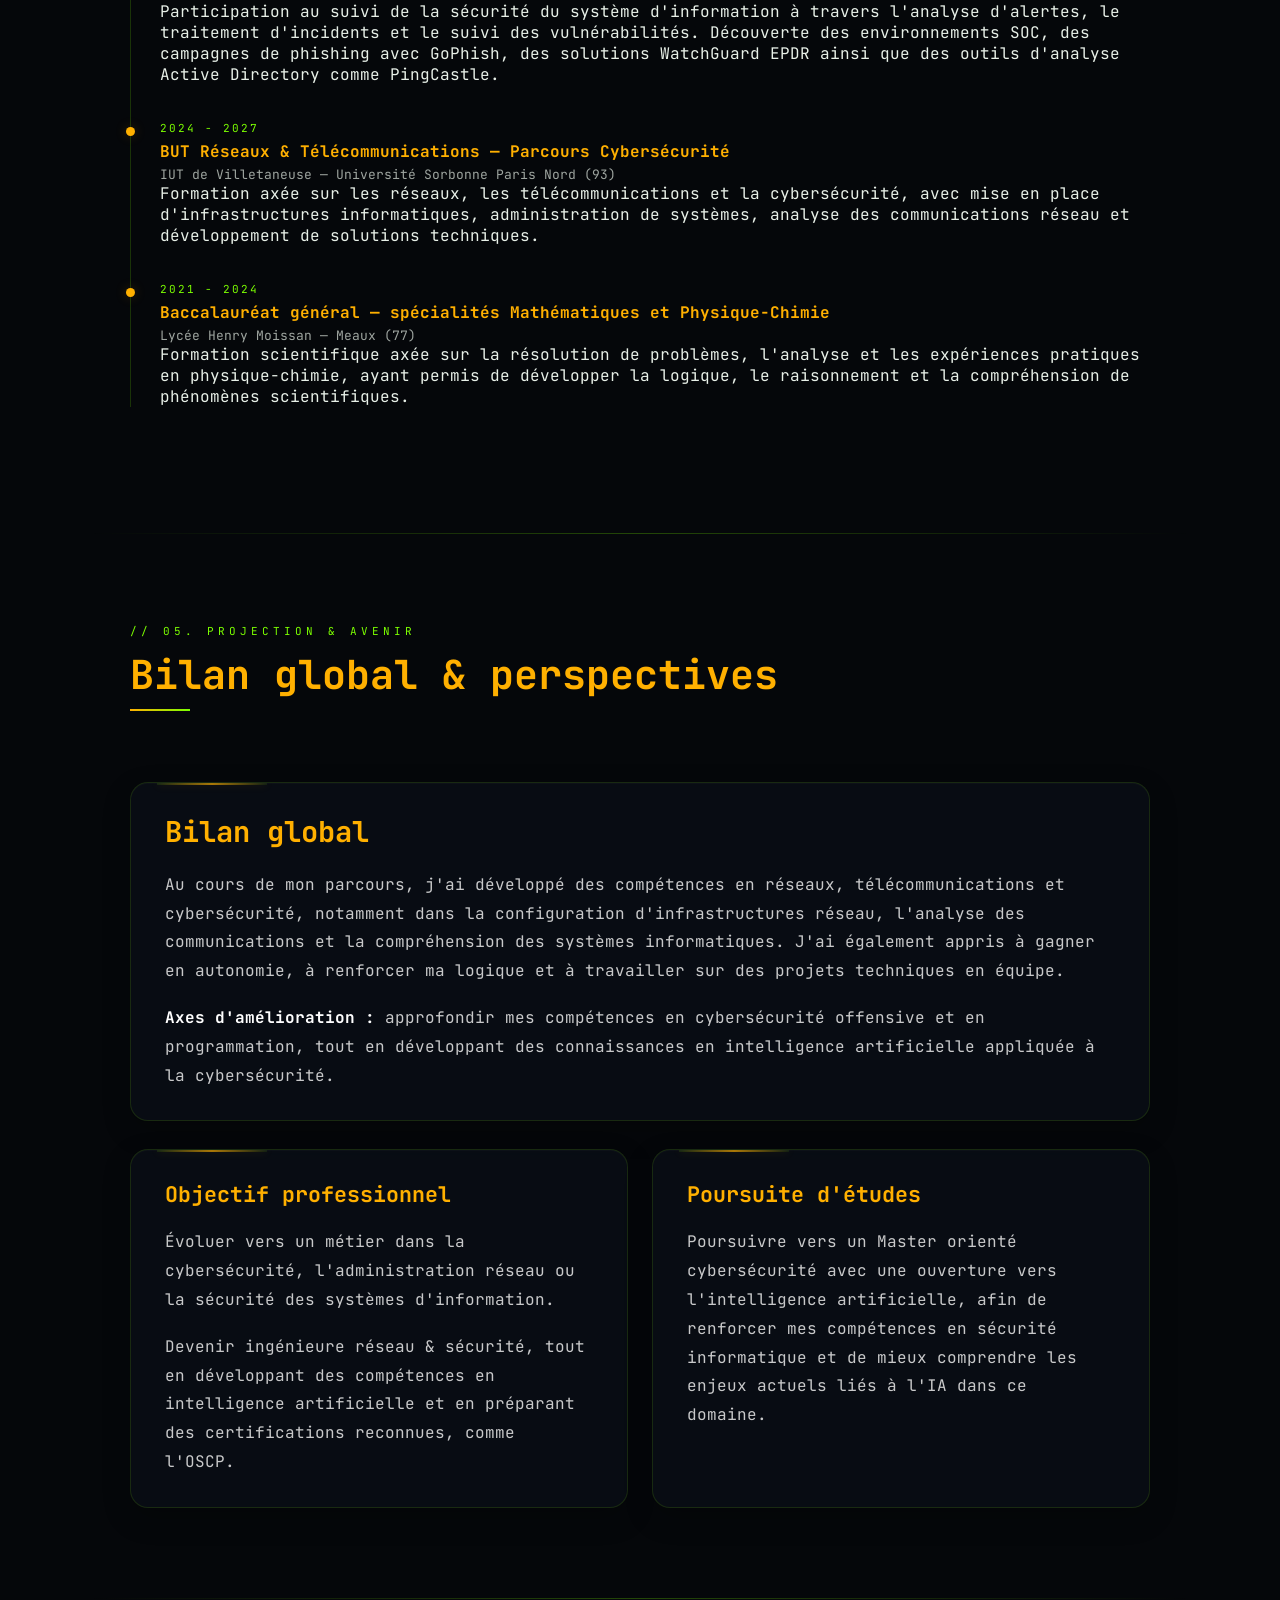
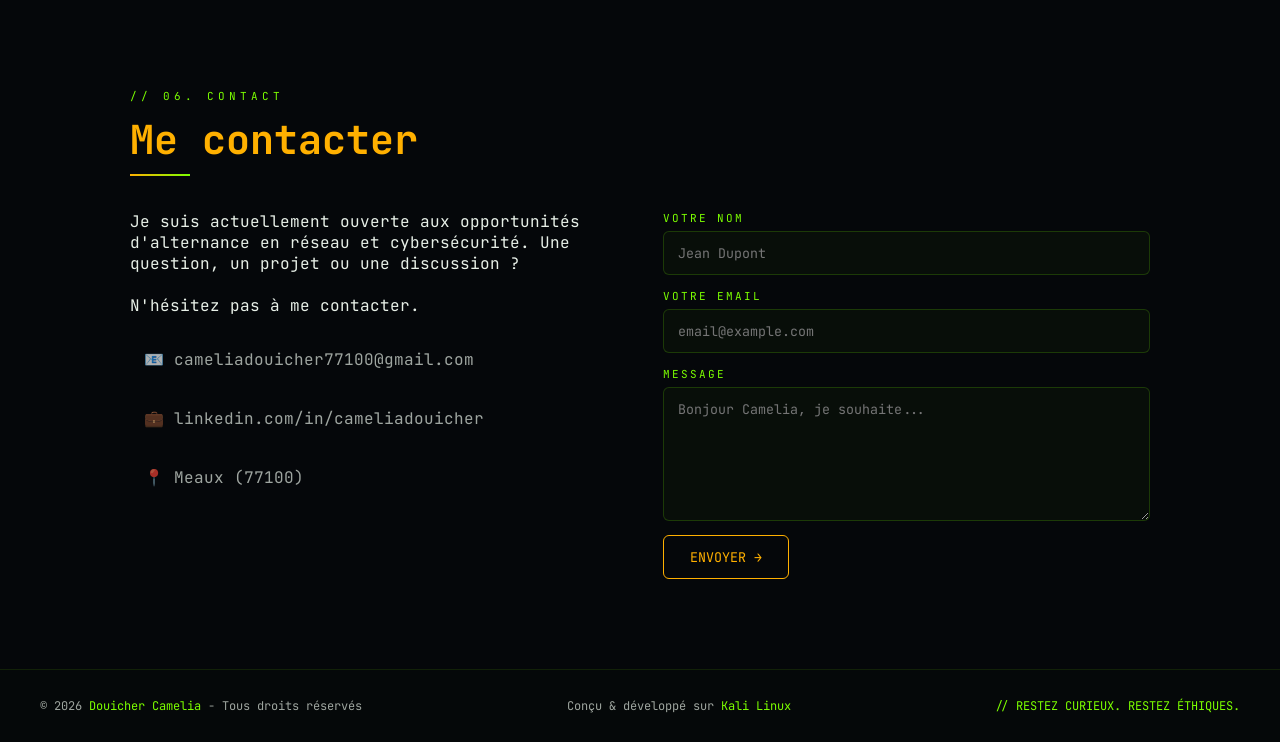
<file: page.html>
<!doctype html>
<html lang="fr">
  <head>
    <meta charset="UTF-8" />
    <meta name="viewport" content="width=device-width, initial-scale=1.0" />
    <title>Portfolio Cyber | DOUICHER Camelia</title>
    <link
      href="https://fonts.googleapis.com/css2?family=JetBrains+Mono:wght@300;400;700&display=swap"
      rel="stylesheet"
    />
    <link rel="stylesheet" href="style.css" />
  </head>
  <body>
    <!-- ── FOND ANIMÉ ── -->
    <canvas id="bg-canvas"></canvas>

    <!-- ── NAVIGATION ── -->
    <nav>
      <a class="nav-logo" href="#home">DOUICHER Camélia<span>.</span></a>
      <ul class="nav-links">
        <li><a href="#home">Accueil</a></li>
        <li><a href="#about">À Propos</a></li>
        <li><a href="#skills">Compétences</a></li>
        <li><a href="#projects">Projets</a></li>
        <li><a href="#experience">Parcours</a></li>
        <li><a href="#avenir">Perspectives</a></li>
        <li><a href="#contact">Contact</a></li>
      </ul>
    </nav>
    
    <!-- ── HERO ── -->
    <header class="hero" id="home">
      <p class="hero-sub">
        // ÉTUDIANTE EN BUT RÉSEAUX ET TÉLÉCOMMUNICATIONS CYBERSÉCURITÉ
      </p>
      <h1 class="glitch" data-text="DOUICHER CAMELIA">DOUICHER CAMELIA</h1>
      <p class="hero-desc">
        Future experte en Réseaux & Télécommunications.
        <br />
        Je construis, sécurise et optimise les infrastructures de demain.
      </p>
      <div class="hero-badges">
        <span class="badge">Pentesting</span>
        <span class="badge">Infrastructure Réseau</span>
        <span class="badge">SOC & Sécurité</span>
        <span class="badge">Transmission Radio</span>
        <span class="badge">Analyse de vulnérabilités</span>
      </div>

      <!-- TERMINAL -->
      <div class="terminal-wrap">
        <div class="terminal">
          <div class="terminal-bar">
            <span class="dot r"></span>
            <span class="dot y"></span>
            <span class="dot g"></span>
            <span class="terminal-title">camelia@kali:~$</span>
          </div>
          <div class="terminal-body">
            <p><span class="t-label">utilisateur@portfolio</span> ~ whoami</p>
            <p>Statut : <span class="t-green">PROTÉGÉ</span></p>
            <p>Rôle : <span class="t-yellow">BUT RT - Cybersécurité</span></p>
            <p>Localisation : <span class="t-yellow">France 🇫🇷</span></p>
            <p>
              Disponibilité :
              <span class="t-green">OUI - Ouverte aux opportunités</span>
            </p>
            <p class="terminal-help">
              Commandes : help · skills · projects · clear · whoami
            </p>
            <div class="terminal-input-row">
              <span class="prompt">$&gt;</span>
              <input
                id="terminal-input"
                placeholder="tape une commande..."
                autocomplete="off"
                spellcheck="false"
              />
              <span class="cursor-blink"></span>
            </div>
            <div id="output"></div>
          </div>
        </div>
      </div>
    </header>

<!-- ── ABOUT ── -->
<div class="section-divider"></div>

<section id="about">
  <p class="section-label fade-in">// 01. À PROPOS</p>
  <h2 class="section-title fade-in">Qui suis-je ?</h2>

  <div class="about-stack">
    <div class="about-photo fade-in">
      <div class="photo-circle">
        <img src="camelia.png" alt="Douicher Camelia">
      </div>
    </div>

      <h4>BUT Réseaux et Télécoms Parcours Cybersécurité</h4>

    <div class="about-text fade-in">
      <div class="about-card">
        <p>
          Je m'appelle <strong>Douicher Camelia</strong>, étudiante en Réseaux et
          Télécoms parcours Cybersécurité à Villetaneuse (93).
        </p>

        <p>
          À 19 ans, je développe ma passion pour l'informatique et la cybersécurité à travers l'apprentissage et la découverte de nouvelles technologies.
          À l'IUT Sorbonne Paris Nord, j'approfondis mes compétences en réseaux, sécurité informatique et développement.
        </p>

        <p>
          Je suis une personne curieuse et motivée, le handball et le basketball m'ont appris l'esprit d'équipe, la discipline et la persévérance, des qualités que j'applique dans mes projets.
          La science-fiction, les films dystopiques et la musique nourrissent aussi mon imagination et mon intérêt pour les technologies de demain.
        </p>
      </div>
    </div>
  </div>
</div>
</section>

<!-- ── SKILLS ── -->
<div class="section-divider"></div>

<section id="skills">
  <p class="section-label fade-in">// 02. COMPÉTENCES</p>
  <h2 class="section-title fade-in">Compétences techniques</h2>

  <div class="skills-grid">

    <article class="skill-card fade-in">
      <div class="skill-card-header">
        <h3>🌐 Réseaux</h3>
        <span class="skill-card-link">[GitHub]</span>
      </div>

      <ul class="skill-list">
        <li>Protocoles réseau : IPv4/IPv6, TCP/UDP, DNS, DHCP, HTTP/HTTPS, SSH, ICMP</li>
        <li>Routage et segmentation réseau : RIP, OSPF, VLAN, inter-VLAN, DMZ, HSRP</li>
        <li>VPN site à site et accès distant sécurisé</li>
        <li>Analyse réseau et supervision : Wireshark, GNS3, Cisco Packet Tracer</li>
        <li>Administration de systèmes Windows/Linux, Active Directory et virtualisation (Hyper-V, VMware, VirtualBox)</li>
      </ul>
    </article>

    <article class="skill-card fade-in">
      <div class="skill-card-header">
        <h3>📶 Télécommunications</h3>
        <span class="skill-card-link">[GitHub]</span>
      </div>

      <ul class="skill-list">
        <li>VoIP / PABX-IPBX : installation, configuration et signalisation SIP</li>
        <li>Équipements Cisco : routeurs, commutateurs et maintenance</li>
        <li>Interconnexion cuivre et fibre optique : soudures, atténuation, réflectométrie</li>
        <li>Modulations numériques et analogiques : ASK, BPSK, QAM, AM/FM</li>
        <li>Étude des réseaux GSM : couverture radio, BTS et interférences</li>
      </ul>
    </article>

    <article class="skill-card fade-in">
      <div class="skill-card-header">
        <h3>⚙️ Programmation</h3>
        <span class="skill-card-link">[GitHub]</span>
      </div>

      <ul class="skill-list">
        <li>Développement web : HTML, CSS, PHP</li>
        <li>Bases de données MySQL / PostgreSQL : SELECT, INSERT, UPDATE, DELETE</li>
        <li>Scripts Bash, Shell et Python pour l'automatisation</li>
        <li>Manipulation et traitement de données JSON</li>
      </ul>
    </article>

    <article class="skill-card fade-in">
      <div class="skill-card-header">
        <h3>🛡️ Cybersécurité</h3>
        <span class="skill-card-link">[GitHub]</span>
      </div>

      <ul class="skill-list">
        <li>ACL, pare-feu (iptables), IDS / IPS</li>
        <li>DNS sécurisé : BIND, transfert de zone, DNSSEC, ZSK / KSK</li>
        <li>Analyse et simulation d'attaques réseau : DNS spoofing, cache poisoning (Scapy)</li>
        <li>Cryptographie et sécurité : RSA, AES, SHA-256, gestion de clés, certificats et PKI</li>
      </ul>
    </article>

    <div class="skills-extra-card fade-in">
      <div class="skills-inline-block">
        <span class="skills-inline-title">Langues</span>
        <div class="skills-inline-tags">
          <span class="skills-inline-tag">Français : C2</span>
          <span class="skills-inline-tag">Anglais : B1</span>
          <span class="skills-inline-tag">Espagnol : B1</span>
        </div>
      </div>

      <div class="skills-inline-block">
        <span class="skills-inline-title">Outils complémentaires</span>
        <div class="skills-inline-tags">
          <span class="skills-inline-tag">Pack Office</span>
          <span class="skills-inline-tag">Google Workspace</span>
          <span class="skills-inline-tag">Microsoft Teams</span>
          <span class="skills-inline-tag">Trello</span>
          <span class="skills-inline-tag">VS Code</span>
          <span class="skills-inline-tag">Git</span>
        </div>
      </div>
    </div>

  </div>
</section>

<!-- ── PROJECTS ── -->
<div class="section-divider"></div>
<section id="projects">
  <p class="section-label fade-in">// 03. PROJETS</p>
  <h2 class="section-title fade-in">Projets sélectionnés</h2>

  <div class="projects-grid">
    <div class="project-card fade-in">
      <div class="project-header">
        <div class="project-links">
          <a href="#">[GitHub]</a>
        </div>
      </div>
      <div class="project-body">
        <div class="project-title">🖥️ Application web Tirelire</div>
        <div class="project-desc">
          Développement d'une application web en Flask intégrant la gestion d'utilisateurs, une base de données SQLite et des échanges client/serveur en HTTP, TCP et UDP.
        </div>
        <div class="project-tags">
          <span class="tool-tag">Python</span>
          <span class="tool-tag">Flask</span>
          <span class="tool-tag">SQLite</span>
          <span class="tool-tag">HTML/CSS</span>
          <span class="tool-tag">TCP/UDP</span>
          <span class="tool-tag">HTTP</span>
          <span class="tool-tag">Client/Serveur</span>
          <span class="tool-tag">Authentification</span>
          <span class="tool-tag">SHA-256</span>
          <span class="tool-tag">CRUD</span>
        </div>
      </div>
    </div>

    <div class="project-card fade-in">
      <div class="project-header">
        <div class="project-links">
          <a href="#">[GitHub]</a>
        </div>
      </div>
      <div class="project-body">
        <div class="project-title">🖧 Réseau multi-sites sécurisé</div>
        <div class="project-desc">
          Conception et mise en place d'un réseau d'entreprise sécurisé avec VLAN, pare-feu pfSense et séparation des accès utilisateurs selon les différents services.
        </div>
        <div class="project-tags">
          <span class="tool-tag">pfSense</span>
          <span class="tool-tag">GLPI</span>
          <span class="tool-tag">DMZ</span>
          <span class="tool-tag">ACL</span>
          <span class="tool-tag">MariaDB</span>
          <span class="tool-tag">Virtualisation</span>
          <span class="tool-tag">Wi-Fi</span>
        </div>
      </div>
    </div>

    <div class="project-card fade-in">
      <div class="project-header">
        <div class="project-links">
          <a href="#">[GitHub]</a>
        </div>
      </div>
      <div class="project-body">
        <div class="project-title">🏢 Architecture réseau d'entreprise</div>
        <div class="project-desc">
          Conception d'une architecture réseau intégrant VLAN, routage, services réseau et règles de sécurité, réalisée sur Cisco Packet Tracer.
        </div>
        <div class="project-tags">
          <span class="tool-tag">VLAN & Inter-VLAN</span>
          <span class="tool-tag">ACL</span>
          <span class="tool-tag">NAT/PAT</span>
          <span class="tool-tag">DNS</span>
          <span class="tool-tag">DHCP</span>
          <span class="tool-tag">SSH</span>
          <span class="tool-tag">Cisco IOS</span>
          <span class="tool-tag">Packet Tracer</span>
        </div>
      </div>
    </div>

    <div class="project-card fade-in">
      <div class="project-header">
        <div class="project-links">
          <a href="#">[GitHub]</a>
        </div>
      </div>
      <div class="project-body">
        <div class="project-title">💡 Fibre optique</div>
        <div class="project-desc">
          Mise en place d'un système de transmission sur fibre optique utilisant le WDM afin de faire circuler plusieurs signaux sur une même liaison.
        </div>
        <div class="project-tags">
          <span class="tool-tag">CWDM</span>
          <span class="tool-tag">OADM</span>
          <span class="tool-tag">OTDR</span>
          <span class="tool-tag">OSNR</span>
          <span class="tool-tag">SFP</span>
          <span class="tool-tag">1310 nm & 1550 nm</span>
          <span class="tool-tag">LC/PC</span>
          <span class="tool-tag">Fibre monomode</span>
        </div>
      </div>
    </div>

    <div class="project-card fade-in">
      <div class="project-header">
        <div class="project-links">
          <a href="#">[GitHub]</a>
        </div>
      </div>
      <div class="project-body">
        <div class="project-title">📻 Télécommunications radio</div>
        <div class="project-desc">
          Étude de la transmission radio AM/FM avec réalisation d'un système de communication de type talkie-walkie et analyse des signaux associés.
        </div>
        <div class="project-tags">
          <span class="tool-tag">AM/FM</span>
          <span class="tool-tag">VCO</span>
          <span class="tool-tag">FFT</span>
          <span class="tool-tag">AD633</span>
          <span class="tool-tag">Oscilloscope</span>
          <span class="tool-tag">Analyse spectrale</span>
          <span class="tool-tag">Signal modulé</span>
          <span class="tool-tag">Radiodiffusion</span>
        </div>
      </div>
    </div>

    <div class="project-card fade-in">
      <div class="project-header">
        <div class="project-links">
          <a href="#">[GitHub]</a>
        </div>
      </div>
      <div class="project-body">
        <div class="project-title">🔐 Pentesting & analyse de vulnérabilités</div>
        <div class="project-desc">
          Analyse d'un environnement vulnérable (Metasploitable, Windows XP) avec scans Nessus, détection et exploitation contrôlée de failles via Metasploit.
        </div>
        <div class="project-tags">
          <span class="tag">MS08-067</span>
          <span class="tag">Meterpreter</span>
          <span class="tag">Reverse TCP</span>
          <span class="tag">vsftpd 2.3.4 Backdoor</span>
          <span class="tag">Bind Shell</span>
          <span class="tag">Nessus</span>
        </div>
      </div>
    </div>
  </div>
</section>

<!-- ── EXPERIENCE ── -->
<div class="section-divider"></div>
<section id="experience">
  <p class="section-label fade-in">// 04. PARCOURS</p>
  <h2 class="section-title fade-in">Formation & Expériences</h2>

  <div class="timeline">
    <div class="timeline-item">
      <div class="timeline-date">AVRIL 2026 - JUIN 2026</div>
      <div class="timeline-role">
        Stage en cybersécurité à la Communauté d'Agglomération de Marne et Gondoire
      </div>
      <div class="timeline-company">Bussy-Saint-Martin (77)</div>
      <div class="timeline-body">
        Participation au suivi de la sécurité du système d'information à travers l'analyse d'alertes, le traitement d'incidents et le suivi des vulnérabilités. Découverte des environnements SOC, des campagnes de phishing avec GoPhish, des solutions WatchGuard EPDR ainsi que des outils d'analyse Active Directory comme PingCastle.
      </div>
    </div>

    <div class="timeline-item">
      <div class="timeline-date">2024 - 2027</div>
      <div class="timeline-role">BUT Réseaux & Télécommunications — Parcours Cybersécurité</div>
      <div class="timeline-company">IUT de Villetaneuse — Université Sorbonne Paris Nord (93)</div>
      <div class="timeline-body">
        Formation axée sur les réseaux, les télécommunications et la cybersécurité, avec mise en place d'infrastructures informatiques, administration de systèmes, analyse des communications réseau et développement de solutions techniques.
      </div>
    </div>

    <div class="timeline-item">
      <div class="timeline-date">2021 - 2024</div>
      <div class="timeline-role">Baccalauréat général — spécialités Mathématiques et Physique-Chimie</div>
      <div class="timeline-company">Lycée Henry Moissan — Meaux (77)</div>
      <div class="timeline-body">
        Formation scientifique axée sur la résolution de problèmes, l'analyse et les expériences pratiques en physique-chimie, ayant permis de développer la logique, le raisonnement et la compréhension de phénomènes scientifiques.
      </div>
    </div>
  </div>
</section>

<!-- ── PROJECTION & AVENIR ── -->
<div class="section-divider"></div>

<section id="avenir">
  <p class="section-label fade-in">// 05. PROJECTION & AVENIR</p>
  <h2 class="section-title fade-in">Bilan global & perspectives</h2>

  <div class="future-layout">
    <div class="future-main-card fade-in">
      <h3>Bilan global</h3>
      <p>
        Au cours de mon parcours, j'ai développé des compétences en réseaux, télécommunications et cybersécurité, notamment dans la configuration d'infrastructures réseau, l'analyse des communications et la compréhension des systèmes informatiques.
        J'ai également appris à gagner en autonomie, à renforcer ma logique et à travailler sur des projets techniques en équipe.
      </p>

      <p>
        <strong>Axes d'amélioration :</strong> approfondir mes compétences en cybersécurité offensive et en programmation, tout en développant des connaissances en intelligence artificielle appliquée à la cybersécurité.
      </p>
    </div>

    <div class="future-cards">
      <div class="future-small-card fade-in">
        <h3>Objectif professionnel</h3>
        <p>
          Évoluer vers un métier dans la cybersécurité, l'administration réseau ou la sécurité des systèmes d'information.
        </p>
        <p>
          Devenir ingénieure réseau & sécurité, tout en développant des compétences en intelligence artificielle et en préparant des certifications reconnues, comme l'OSCP.
        </p>
      </div>

      <div class="future-small-card fade-in">
        <h3>Poursuite d'études</h3>
        <p>
          Poursuivre vers un Master orienté cybersécurité avec une ouverture vers l'intelligence artificielle, afin de renforcer mes compétences en sécurité informatique et de mieux comprendre les enjeux actuels liés à l'IA dans ce domaine.
        </p>
      </div>
    </div>
  </div>
</section>

<!-- ── CONTACT ── -->
<div class="section-divider"></div>
<section id="contact">
  <p class="section-label fade-in">// 06. CONTACT</p>
  <h2 class="section-title fade-in">Me contacter</h2>

  <div class="contact-grid">
    <div class="contact-info fade-in">
      <p>
        Je suis actuellement ouverte aux opportunités d'alternance
        en réseau et cybersécurité. Une question, un projet ou une discussion ?
      </p><br>

      <p>
        N'hésitez pas à me contacter.
      </p><br>

      <div class="contact-links">
        <a class="contact-link" href="mailto:cameliadouicher77100@gmail.com">
          <span class="cl-icon">📧</span> cameliadouicher77100@gmail.com
        </a>

        <a
          class="contact-link"
          href="https://linkedin.com/in/cameliadouicher"
          target="_blank"
        >
          <span class="cl-icon">💼</span> linkedin.com/in/cameliadouicher
        </a>

        <div class="contact-link">
          <span class="cl-icon">📍</span> Meaux (77100)
        </div>
      </div>
    </div>

    <form class="contact-form fade-in" action="https://formspree.io/f/mnjyakap" method="POST">
      <div class="form-field">
        <label for="name">VOTRE NOM</label>
        <input type="text" id="name" name="name" placeholder="Jean Dupont" required>
      </div>

      <div class="form-field">
        <label for="email">VOTRE EMAIL</label>
        <input type="email" id="email" name="email" placeholder="email@example.com" required>
      </div>

      <div class="form-field">
        <label for="message">MESSAGE</label>
        <textarea id="message" name="message" rows="6" placeholder="Bonjour Camelia, je souhaite..." required></textarea>
      </div>

      <input type="hidden" name="_subject" value="Nouveau message depuis le portfolio">

      <button type="submit" class="btn-submit">ENVOYER →</button>
    </form>
  </div>
</section>

<!-- ── FOOTER ── -->
<footer>
  <div>© 2026 <span>Douicher Camelia</span> - Tous droits réservés</div>
  <div>Conçu & développé sur <span>Kali Linux</span></div>
  <div class="footer-slogan">// RESTEZ CURIEUX. RESTEZ ÉTHIQUES.</div>
</footer>

<!-- ── SCRIPTS ── -->
<script src="main.js"></script>
</body>
</html>
</file>
<file: style.css>
* {
  box-sizing: border-box;
  margin: 0;
  padding: 0;
}

:root {
  --bg: #05070a;
  --bg-soft: rgba(11, 15, 20, 0.9);
  --panel: rgba(8, 12, 10, 0.78);
  --panel-2: rgba(14, 18, 12, 0.92);

  --green: #7cff00;
  --green-soft: #b7ff7a;
  --amber: #ffb000;
  --red: #ff4d6d;
  --text: #e8f0e8;
  --muted: rgba(232, 240, 232, 0.68);

  --border: rgba(124, 255, 0, 0.18);
  --border-2: rgba(255, 176, 0, 0.18);
  --card: rgba(8, 12, 10, 0.74);
  --shadow: 0 0 28px rgba(124, 255, 0, 0.06);
}

html {
  scroll-behavior: smooth;
}

body {
  background: var(--bg);
  color: var(--text);
  font-family: "JetBrains Mono", monospace;
  overflow-x: hidden;
  min-height: 100vh;
}

a {
  color: inherit;
  text-decoration: none;
}

button,
input,
textarea {
  font-family: inherit;
}

#bg-canvas {
  position: fixed;
  inset: 0;
  z-index: 0;
  pointer-events: none;
}

body::after {
  content: "";
  position: fixed;
  inset: 0;
  z-index: 1;
  pointer-events: none;
  background:
    linear-gradient(to bottom, rgba(124, 255, 0, 0.015), transparent 22%),
    repeating-linear-gradient(
      to bottom,
      transparent 0,
      transparent 3px,
      rgba(255, 255, 255, 0.018) 3px,
      rgba(255, 255, 255, 0.018) 4px
    );
}

nav,
.hero,
section,
.section-divider,
footer,
#scrollTop {
  position: relative;
  z-index: 2;
}

nav {
  position: fixed;
  top: 0;
  left: 0;
  right: 0;
  z-index: 50;
  display: flex;
  align-items: center;
  justify-content: space-between;
  padding: 16px 36px;
  background: rgba(7, 10, 8, 0.92);
  border-bottom: 1px solid rgba(124, 255, 0, 0.12);
  backdrop-filter: blur(12px);
  box-shadow: 0 8px 24px rgba(0, 0, 0, 0.28);
}

.nav-logo {
  color: var(--green);
  font-size: 18px;
  font-weight: 700;
  letter-spacing: 2px;
}

.nav-logo span {
  color: var(--amber);
}

.nav-links {
  display: flex;
  gap: 24px;
  list-style: none;
}

.nav-links a {
  color: var(--muted);
  font-size: 13px;
  transition: color 0.25s ease;
}

.nav-links a:hover,
.nav-links a.active {
  color: var(--amber);
}

.hero {
  min-height: 100vh;
  padding: 130px 20px 80px;
  display: flex;
  flex-direction: column;
  align-items: center;
  justify-content: center;
  text-align: center;
  max-width: 1100px;
  margin: 0 auto;
}

.hero-sub {
  margin-bottom: 18px;
  color: var(--green);
  font-size: 12px;
  letter-spacing: 4px;
}

.glitch {
  position: relative;
  color: var(--green);
  font-size: clamp(40px, 8vw, 88px);
  font-weight: 700;
  letter-spacing: 4px;
  text-shadow: 0 0 18px rgba(124, 255, 0, 0.14);
}

.glitch::before,
.glitch::after {
  content: attr(data-text);
  position: absolute;
  inset: 0;
  opacity: 0;
}

.glitch::before {
  color: var(--red);
  animation: glitchTop 3s infinite;
}

.glitch::after {
  color: var(--amber);
  animation: glitchBottom 3s infinite;
}

.hero-desc {
  max-width: 760px;
  margin-top: 22px;
  color: var(--muted);
  font-size: 15px;
  line-height: 1.9;
}

.text-accent,
.about-text strong {
  color: var(--amber);
}

.hero-badges,
.tool-tags,
.project-tags {
  display: flex;
  flex-wrap: wrap;
  gap: 10px;
}

.hero-badges {
  justify-content: center;
  margin-top: 24px;
}

.badge,
.tool-tag,
.tag {
  display: inline-block;
  padding: 6px 12px;
  color: var(--green);
  background: rgba(124, 255, 0, 0.05);
  border: 1px solid rgba(124, 255, 0, 0.14);
  border-radius: 6px;
  font-size: 11px;
}

.terminal-wrap {
  width: 100%;
  max-width: 560px;
  margin-top: 36px;
}

.terminal {
  overflow: hidden;
  text-align: left;
  background: rgba(5, 8, 6, 0.95);
  border: 1px solid rgba(124, 255, 0, 0.18);
  border-radius: 10px;
  box-shadow: 0 0 32px rgba(124, 255, 0, 0.08);
}

.terminal-bar {
  display: flex;
  align-items: center;
  gap: 8px;
  padding: 10px 14px;
  background: rgba(124, 255, 0, 0.04);
  border-bottom: 1px solid rgba(124, 255, 0, 0.1);
}

.dot {
  width: 10px;
  height: 10px;
  border-radius: 50%;
}

.dot.r { background: #ff5f57; }
.dot.y { background: #febc2e; }
.dot.g { background: #28c840; }

.terminal-title {
  margin-left: 8px;
  color: var(--muted);
  font-size: 11px;
}

.terminal-body {
  padding: 18px 20px;
}

.terminal-body p,
#output {
  font-size: 13px;
  line-height: 1.8;
}

.t-label { color: rgba(232, 240, 232, 0.45); }
.t-green { color: var(--green); }
.t-yellow { color: var(--amber); }
.t-red { color: var(--red); }

.terminal-help {
  margin-top: 6px;
  color: rgba(255, 176, 0, 0.5);
  font-size: 11px;
}

.terminal-input-row {
  display: flex;
  align-items: center;
  gap: 8px;
  margin-top: 12px;
}

.prompt {
  color: var(--green);
}

#terminal-input {
  flex: 1;
  min-width: 0;
  color: var(--amber);
  background: transparent;
  border: 0;
  outline: 0;
  font-size: 13px;
}

#terminal-input::placeholder {
  color: rgba(232, 240, 232, 0.42);
}

.cursor-blink {
  width: 8px;
  height: 14px;
  background: var(--green);
  animation: blink 1s infinite;
}

#output {
  max-height: 180px;
  margin-top: 10px;
  overflow-y: auto;
}

.out-line { color: var(--green); }
.out-info { color: var(--amber); }
.out-err { color: var(--red); }

section {
  max-width: 1100px;
  margin: 0 auto;
  padding: 90px 40px;
}

.section-divider {
  max-width: 1100px;
  height: 1px;
  margin: 0 auto;
  background: linear-gradient(
    90deg,
    transparent,
    rgba(124, 255, 0, 0.26),
    transparent
  );
}

.section-label {
  margin-bottom: 10px;
  color: var(--green);
  font-size: 11px;
  letter-spacing: 4px;
}

.section-title {
  display: inline-block;
  position: relative;
  margin-bottom: 45px;
  color: var(--amber);
  font-size: clamp(26px, 4vw, 40px);
}

.section-title::after {
  content: "";
  position: absolute;
  left: 0;
  bottom: -10px;
  width: 60px;
  height: 2px;
  background: linear-gradient(90deg, var(--amber), var(--green));
}

.about-grid,
.contact-grid {
  display: grid;
  grid-template-columns: 1fr 1fr;
  gap: 45px;
  align-items: start;
}

.skills-grid {
  display: grid;
  grid-template-columns: repeat(2, minmax(320px, 1fr));
  gap: 20px;
  margin-top: 36px;
}

.skill-card {
  background: rgba(7, 15, 7, 0.74);
  border: 1px solid rgba(145, 255, 0, 0.16);
  border-radius: 12px;
  padding: 20px 20px 18px;
  backdrop-filter: blur(6px);
  box-shadow:
    0 0 12px rgba(145, 255, 0, 0.03),
    inset 0 0 10px rgba(145, 255, 0, 0.015);
  transition: transform 0.25s ease, border-color 0.25s ease;
}

.skill-card:hover {
  transform: translateY(-3px);
  border-color: rgba(145, 255, 0, 0.28);
}

.skill-card-header {
  display: flex;
  justify-content: space-between;
  align-items: flex-start;
  gap: 14px;
  margin-bottom: 18px;
}

.skill-card-header h3 {
  margin: 0;
  color: #ffb000;
  font-size: 1.05rem;
  line-height: 1.4;
  font-weight: 700;
}

.skill-card-link {
  color: rgba(220, 220, 220, 0.75);
  font-size: 0.88rem;
  white-space: nowrap;
}

.skill-list {
  list-style: none;
  margin: 0;
  padding: 0;
}

.skill-list li {
  position: relative;
  padding-left: 16px;
  margin-bottom: 12px;
  color: rgba(230, 230, 230, 0.82);
  line-height: 1.6;
  font-size: 0.95rem;
}

.skill-list li::before {
  content: "";
  position: absolute;
  left: 0;
  top: 9px;
  width: 5px;
  height: 5px;
  border-radius: 50%;
  background: #91ff00;
  box-shadow: 0 0 6px rgba(145, 255, 0, 0.35);
}

.skill-list li:last-child {
  margin-bottom: 0;
}

.skills-extra-card {
  grid-column: 1 / -1; 
  width: 100%;
  margin-top: 6px;
  background: rgba(7, 15, 7, 0.74);
  border: 1px solid rgba(145, 255, 0, 0.16);
  border-radius: 12px;
  padding: 22px 24px;
  backdrop-filter: blur(6px);
  box-shadow:
    0 0 12px rgba(145, 255, 0, 0.03),
    inset 0 0 10px rgba(145, 255, 0, 0.015);
  transition: transform 0.25s ease, border-color 0.25s ease;
}

.skills-extra-card:hover {
  transform: translateY(-3px);
  border-color: rgba(145, 255, 0, 0.28);
}

.skills-extra-header {
  margin-bottom: 18px;
}

.skills-extra-header h3 {
  margin: 0;
  color: #ffb000;
  font-size: 1.05rem;
  line-height: 1.4;
  font-weight: 700;
}

.skills-inline-block {
  margin-bottom: 16px;
}

.skills-inline-block:last-child {
  margin-bottom: 0;
}

.skills-inline-title {
  display: inline-block;
  margin-bottom: 10px;
  color: #ffb000;
  font-size: 0.95rem;
  font-weight: 700;
}

.skills-inline-tags {
  display: flex;
  flex-wrap: wrap;
  gap: 10px;
}

.skills-inline-tag {
  display: inline-flex;
  align-items: center;
  padding: 8px 12px;
  border-radius: 8px;
  border: 1px solid rgba(145, 255, 0, 0.16);
  background: rgba(145, 255, 0, 0.05);
  color: rgba(230, 230, 230, 0.88);
  font-size: 0.9rem;
  line-height: 1;
  white-space: nowrap;
}

.projects-grid {
  display: grid;
  grid-template-columns: repeat(2, minmax(320px, 1fr));
  gap: 24px;
  margin-top: 36px;
}

.project-card {
  position: relative;
  background: rgba(7, 15, 7, 0.76);
  border: 1px solid rgba(145, 255, 0, 0.16);
  border-radius: 14px;
  overflow: hidden;
  backdrop-filter: blur(8px);
  box-shadow:
    0 8px 24px rgba(0, 0, 0, 0.22),
    inset 0 1px 0 rgba(255, 255, 255, 0.02);
  transition:
    transform 0.25s ease,
    border-color 0.25s ease,
    box-shadow 0.25s ease;
}

.project-card:hover {
  transform: translateY(-5px);
  border-color: rgba(255, 176, 0, 0.35);
  box-shadow:
    0 12px 28px rgba(0, 0, 0, 0.28),
    0 0 18px rgba(255, 176, 0, 0.06);
}

.project-card::before {
  content: "";
  position: absolute;
  top: 0;
  left: 22px;
  width: 90px;
  height: 2px;
  background: linear-gradient(
    90deg,
    rgba(145, 255, 0, 0.12),
    rgba(255, 176, 0, 0.7),
    rgba(145, 255, 0, 0.08)
  );
  box-shadow: 0 0 8px rgba(255, 176, 0, 0.18);
}

.project-card::after {
  content: "";
  position: absolute;
  inset: 0;
  background:
    linear-gradient(rgba(145, 255, 0, 0.018) 1px, transparent 1px),
    linear-gradient(90deg, rgba(145, 255, 0, 0.018) 1px, transparent 1px);
  background-size: 24px 24px;
  opacity: 0.14;
  pointer-events: none;
}

.project-header {
  position: relative;
  z-index: 2;
  display: flex;
  justify-content: space-between;
  align-items: center;
  padding: 22px 22px 0;
}

.project-icon {
  font-size: 24px;
  line-height: 1;
  opacity: 0.95;
}

.project-links {
  display: flex;
  align-items: center;
  gap: 10px;
}

.project-links a {
  color: var(--muted);
  font-size: 12px;
  text-decoration: none;
  padding: 6px 10px;
  border: 1px solid rgba(145, 255, 0, 0.12);
  border-radius: 8px;
  background: rgba(255, 255, 255, 0.015);
  transition: 0.2s ease;
}

.project-links a:hover {
  color: var(--amber);
  border-color: rgba(255, 176, 0, 0.28);
}

.project-body {
  position: relative;
  z-index: 2;
  padding: 18px 22px 24px;
}

.project-title {
  margin-bottom: 12px;
  color: var(--amber);
  font-size: 18px;
  font-weight: 700;
  line-height: 1.4;
}

.project-desc {
  color: rgba(230, 230, 230, 0.82);
  line-height: 1.7;
  font-size: 0.97rem;
  margin-bottom: 18px;
}

.project-tags {
  display: flex;
  flex-wrap: wrap;
  gap: 10px;
}

.tag {
  display: inline-flex;
  align-items: center;
  padding: 7px 12px;
  border-radius: 8px;
  border: 1px solid rgba(145, 255, 0, 0.16);
  background: rgba(145, 255, 0, 0.05);
  color: #91ff00;
  font-size: 0.82rem;
  line-height: 1;
  white-space: nowrap;
}

@media (max-width: 900px) {
  .projects-grid {
    grid-template-columns: 1fr;
  }
}

.timeline {
  position: relative;
  padding-left: 30px;
}

.timeline::before {
  content: "";
  position: absolute;
  top: 0;
  bottom: 0;
  left: 0;
  width: 1px;
  background: rgba(124, 255, 0, 0.18);
}

.timeline-item {
  position: relative;
  margin-bottom: 36px;
  opacity: 1;
  transform: none;
}

.timeline-item::before {
  content: "";
  position: absolute;
  top: 6px;
  left: -34px;
  width: 9px;
  height: 9px;
  background: var(--amber);
  border-radius: 50%;
  box-shadow: 0 0 12px rgba(255, 176, 0, 0.22);
}

.timeline-date {
  color: var(--green);
  font-size: 11px;
  letter-spacing: 2px;
  margin-bottom: 6px;
}

.timeline-role {
  color: var(--amber);
  font-weight: 700;
  margin-bottom: 4px;
}

.timeline-company {
  color: var(--muted);
  font-size: 13px;
}

.future-layout {
  display: flex;
  flex-direction: column;
  gap: 28px;
  margin-top: 36px;
}

.future-main-card,
.future-small-card {
  position: relative;
  background: rgba(10, 16, 24, 0.72);
  border: 1px solid rgba(145, 255, 0, 0.12);
  border-radius: 18px;
  padding: 30px 34px;
  backdrop-filter: blur(8px);
  box-shadow:
    0 10px 28px rgba(0, 0, 0, 0.22),
    inset 0 1px 0 rgba(255, 255, 255, 0.02);
  overflow: hidden;
}

.future-main-card::before,
.future-small-card::before {
  content: "";
  position: absolute;
  top: 0;
  left: 26px;
  width: 110px;
  height: 2px;
  background: linear-gradient(
    90deg,
    rgba(145, 255, 0, 0.1),
    rgba(255, 176, 0, 0.65),
    rgba(145, 255, 0, 0.08)
  );
  box-shadow: 0 0 8px rgba(255, 176, 0, 0.16);
}

.future-main-card h3,
.future-small-card h3 {
  margin: 0 0 20px;
  color: #ffb000;
  font-size: 1.8rem;
  font-weight: 700;
}

.future-main-card p,
.future-small-card p {
  margin: 0 0 18px;
  color: rgba(230, 230, 230, 0.87);
  line-height: 1.8;
  font-size: 1rem;
}

.future-main-card p:last-child,
.future-small-card p:last-child {
  margin-bottom: 0;
}

.future-main-card strong {
  color: #ffffff;
}

.future-cards {
  display: grid;
  grid-template-columns: repeat(2, 1fr);
  gap: 24px;
}

.future-small-card h3 {
  font-size: 1.35rem;
}

@media (max-width: 900px) {
  .future-cards {
    grid-template-columns: 1fr;
  }

  .future-main-card,
  .future-small-card {
    padding: 24px 22px;
  }

  .future-main-card h3 {
    font-size: 1.5rem;
  }

  .future-small-card h3 {
    font-size: 1.2rem;
  }
}

.contact-links,
.contact-form {
  display: flex;
  flex-direction: column;
  gap: 14px;
}

.contact-link {
  display: flex;
  align-items: center;
  gap: 10px;
  padding: 12px 14px;
  color: var(--muted);
}

.contact-link:hover {
  color: var(--amber);
  border-color: var(--amber);
}

.form-field {
  display: flex;
  flex-direction: column;
  gap: 6px;
}

.form-field label {
  color: var(--green);
  font-size: 11px;
  letter-spacing: 2px;
}

.form-field input,
.form-field textarea {
  width: 100%;
  padding: 12px 14px;
  color: var(--text);
  background: rgba(124, 255, 0, 0.03);
  border: 1px solid var(--border);
  border-radius: 6px;
  outline: 0;
  resize: vertical;
}

.form-field input:focus,
.form-field textarea:focus {
  border-color: var(--amber);
}

.btn-submit {
  width: fit-content;
  padding: 12px 26px;
  color: var(--amber);
  background: transparent;
  border: 1px solid var(--amber);
  border-radius: 6px;
  cursor: pointer;
}

.btn-submit:hover {
  background: rgba(255, 176, 0, 0.08);
}

#form-feedback {
  display: none;
  margin-top: 8px;
  color: var(--green);
  font-size: 12px;
}

footer {
  display: flex;
  justify-content: space-between;
  gap: 14px;
  flex-wrap: wrap;
  padding: 28px 40px;
  color: var(--muted);
  border-top: 1px solid rgba(124, 255, 0, 0.1);
  font-size: 12px;
  background: rgba(7, 10, 8, 0.5);
}

footer span,
.footer-slogan {
  color: var(--green);
}

#scrollTop {
  position: fixed;
  right: 26px;
  bottom: 26px;
  z-index: 60;
  width: 42px;
  height: 42px;
  color: var(--green);
  background: rgba(7, 10, 8, 0.94);
  border: 1px solid var(--border);
  border-radius: 8px;
  cursor: pointer;
  opacity: 1;
}

.fade-in {
  opacity: 1;
  transform: none;
}

@keyframes blink {
  0%, 100% { opacity: 1; }
  50% { opacity: 0; }
}

@keyframes glitchTop {
  0%, 80%, 100% { opacity: 0; transform: translate(0); }
  82% { opacity: 1; transform: translate(-3px, -2px); }
  84% { opacity: 1; transform: translate(3px, 2px); }
}

@keyframes glitchBottom {
  0%, 80%, 100% { opacity: 0; transform: translate(0); }
  82% { opacity: 1; transform: translate(3px, 2px); }
  84% { opacity: 1; transform: translate(-3px, -2px); }
}

@media (max-width: 800px) {
  nav {
    padding: 14px 20px;
  }

  .nav-links {
    gap: 14px;
  }

  section {
    padding: 70px 20px;
  }

  .about-grid,
  .contact-grid {
    grid-template-columns: 1fr;
  }

  footer {
    justify-content: center;
    text-align: center;
  }
}

@media (max-width: 560px) {
  .nav-links {
    display: none;
  }

  .glitch {
    font-size: 36px;
  }

  .stat-grid {
    grid-template-columns: 1fr;
  }
}

.about-stack {
  display: flex;
  flex-direction: column;
  align-items: center;
  gap: 22px;
  max-width: 980px;
  margin: 0 auto;
  text-align: center;
}

.about-photo {
  display: flex;
  justify-content: center;
  align-items: center;
}

.photo-circle {
  position: relative;
  width: 220px;
  height: 220px;
  border-radius: 50%;
  padding: 10px;
  background: radial-gradient(circle at top, rgba(20, 35, 20, 0.95), rgba(6, 14, 6, 0.88));
  border: 1px solid rgba(74, 222, 128, 0.22);
  box-shadow:
    0 0 0 6px rgba(74, 222, 128, 0.04),
    0 0 24px rgba(74, 222, 128, 0.08),
    0 10px 30px rgba(0, 0, 0, 0.35);
  overflow: hidden;
}

.photo-circle::before {
  content: "";
  position: absolute;
  inset: 8px;
  border: 1px solid rgba(74, 222, 128, 0.18);
  border-radius: 50%;
  pointer-events: none;
}

.photo-circle::after {
  content: "";
  position: absolute;
  inset: -8px;
  border-radius: 50%;
  background: radial-gradient(circle, rgba(74, 222, 128, 0.08), transparent 70%);
  z-index: 0;
  pointer-events: none;
}

.photo-circle img {
  position: relative;
  z-index: 2;
  width: 100%;
  height: 100%;
  object-fit: cover;
  border-radius: 50%;
  filter: contrast(1.04) saturate(0.95);
}

.about-role {
  position: relative;
  display: flex;
  justify-content: center;
  align-items: center;
}

.about-role::before {
  content: "";
  width: 170px;
  height: 8px;
  border: 1px solid rgba(230, 230, 230, 0.85);
  background: rgba(255, 255, 255, 0.03);
  display: block;
  margin-bottom: 14px;
  border-radius: 2px;
}

.about-role {
  flex-direction: column;
}

.about-role h4 {
  margin: 0;
  color: #e8e8e8;
  font-size: 1.08rem;
  font-weight: 600;
  letter-spacing: 0.2px;
}

.about-text {
  width: 100%;
  display: flex;
  justify-content: center;
}

.about-card {
  width: 100%;
  max-width: 900px;
  background: rgba(5, 15, 5, 0.72);
  backdrop-filter: blur(10px);
  border: 1px solid rgba(74, 222, 128, 0.16);
  border-radius: 18px;
  padding: 2.2rem 2.8rem;
  box-shadow:
    0 8px 32px rgba(0, 0, 0, 0.38),
    inset 0 1px 0 rgba(255, 255, 255, 0.04);
  position: relative;
  overflow: hidden;
  text-align: left;
}

.about-card::before {
  content: '';
  position: absolute;
  top: 0;
  left: 28px;
  width: 140px;
  height: 2px;
  background: linear-gradient(
    90deg,
    rgba(74, 222, 128, 0.1),
    rgba(74, 222, 128, 0.7),
    rgba(74, 222, 128, 0.1)
  );
  box-shadow: 0 0 10px rgba(74, 222, 128, 0.18);
}

.about-card::after {
  content: '';
  position: absolute;
  inset: 0;
  background:
    linear-gradient(rgba(74, 222, 128, 0.025) 1px, transparent 1px),
    linear-gradient(90deg, rgba(74, 222, 128, 0.025) 1px, transparent 1px);
  background-size: 24px 24px;
  pointer-events: none;
  opacity: 0.22;
}

.about-card p {
  position: relative;
  z-index: 2;
  margin-bottom: 1.15rem;
  line-height: 1.85;
  color: rgba(255, 255, 255, 0.9);
  font-size: 1rem;
}

.about-card p:last-child {
  margin-bottom: 0;
}

.about-card strong {
  color: #4ade80;
  font-weight: 600;
}

@media (max-width: 768px) {
  .about-stack {
    gap: 18px;
  }

  .photo-circle {
    width: 180px;
    height: 180px;
  }

  .about-role::before {
    width: 130px;
  }

  .about-card {
    padding: 1.6rem 1.4rem;
  }

  .about-card p {
    font-size: 0.96rem;
    line-height: 1.75;
  }
}
</file>
